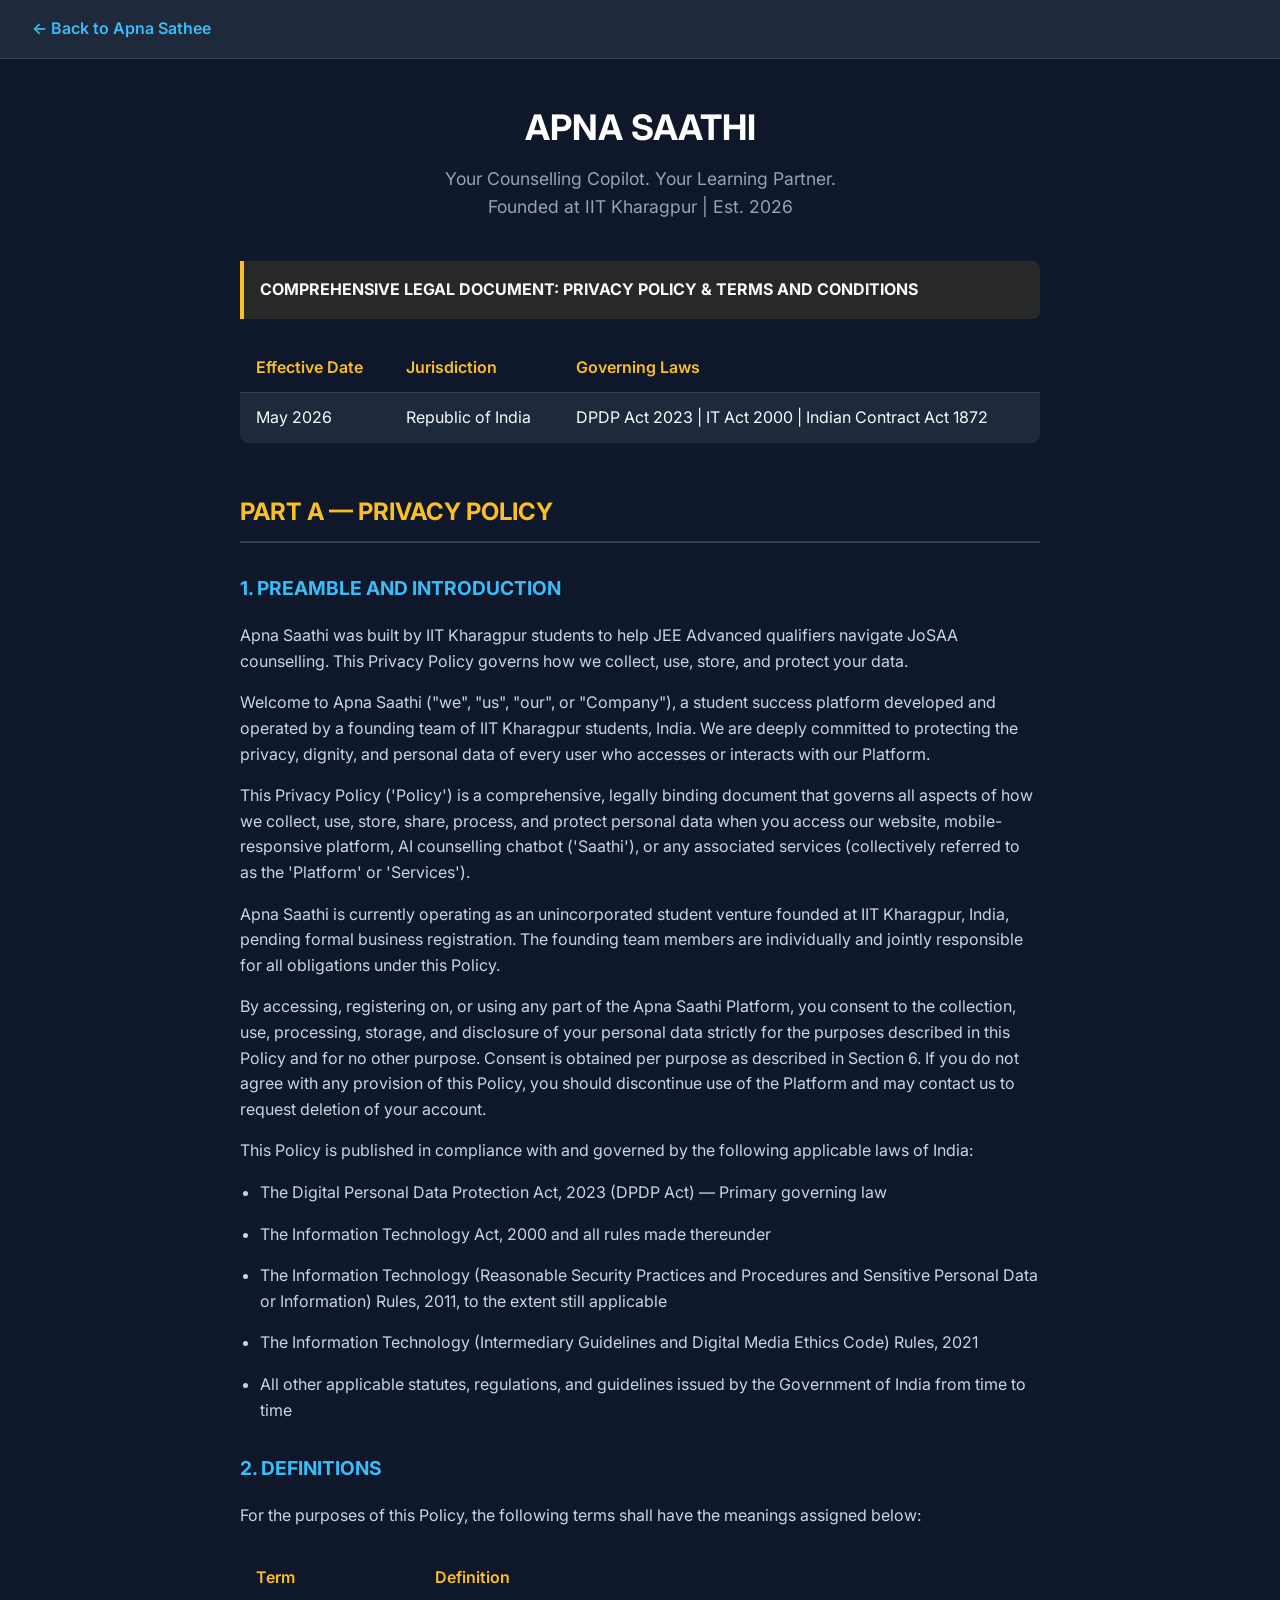
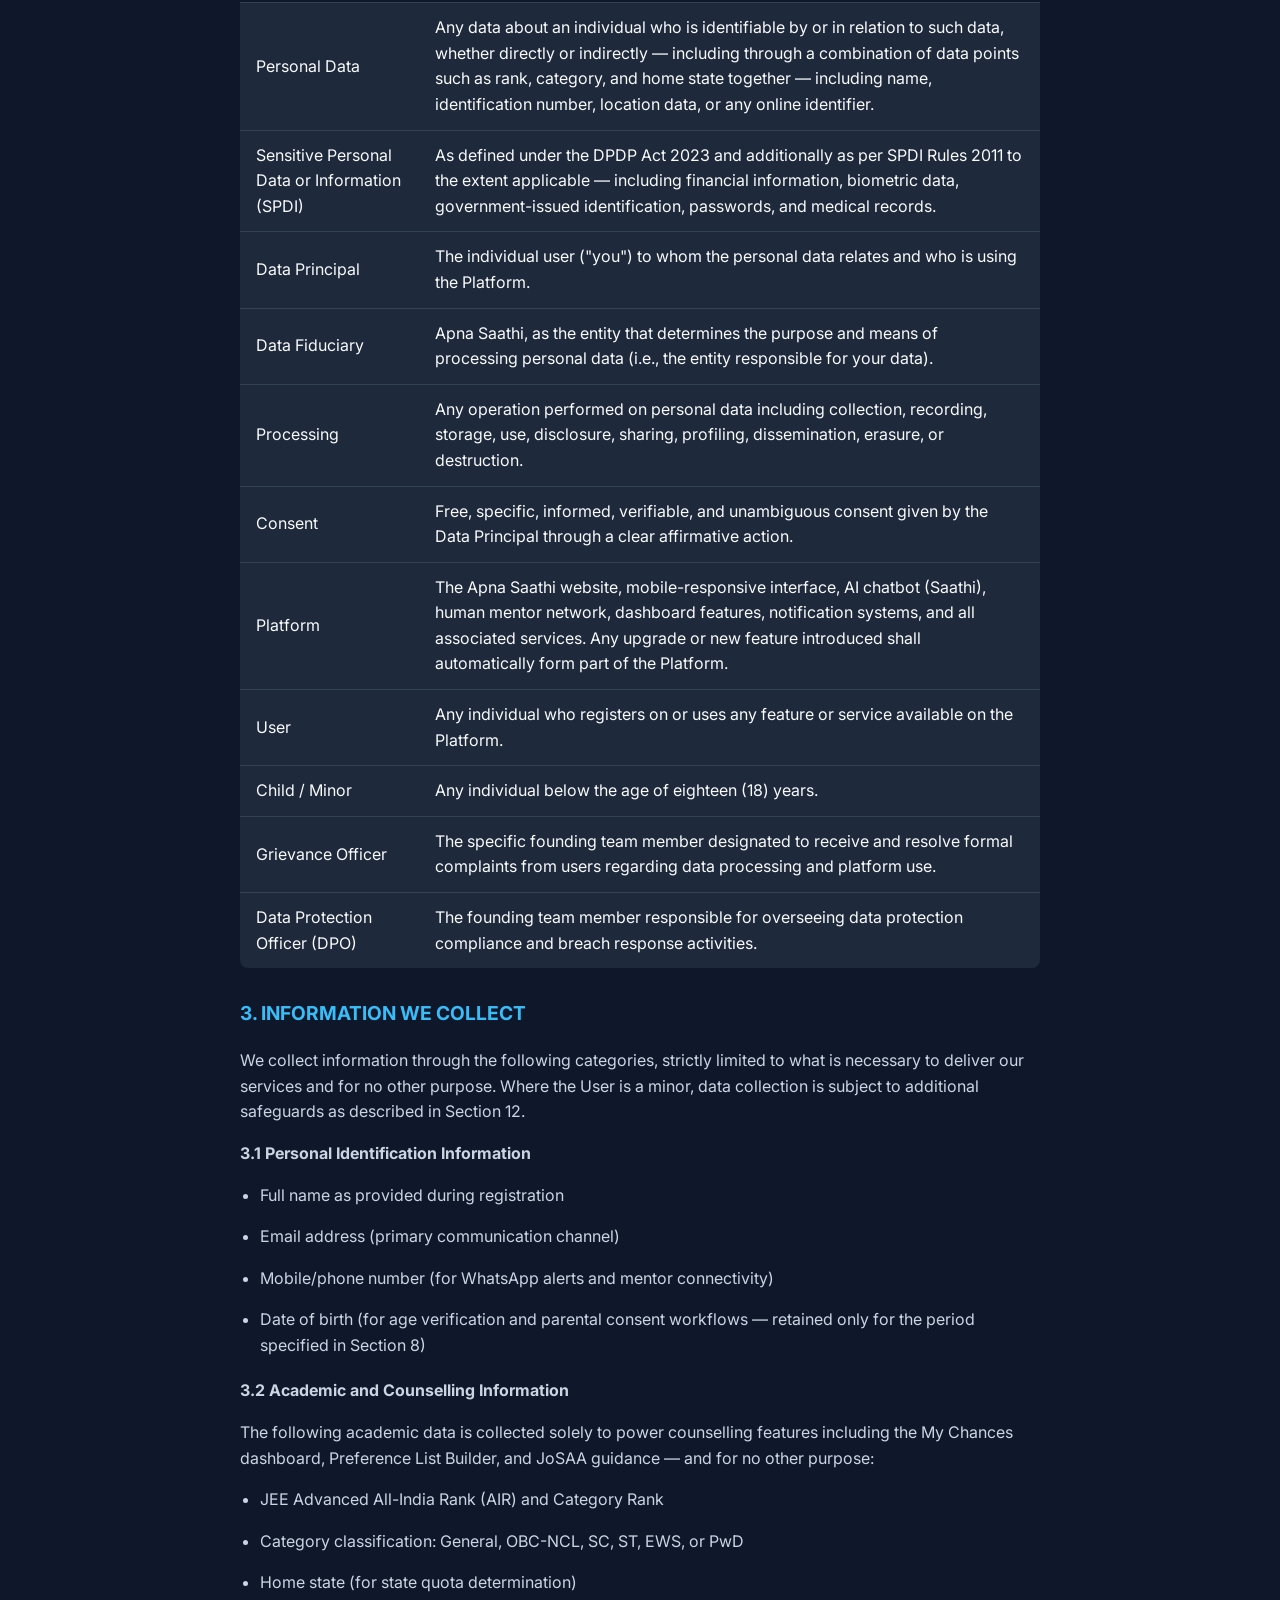
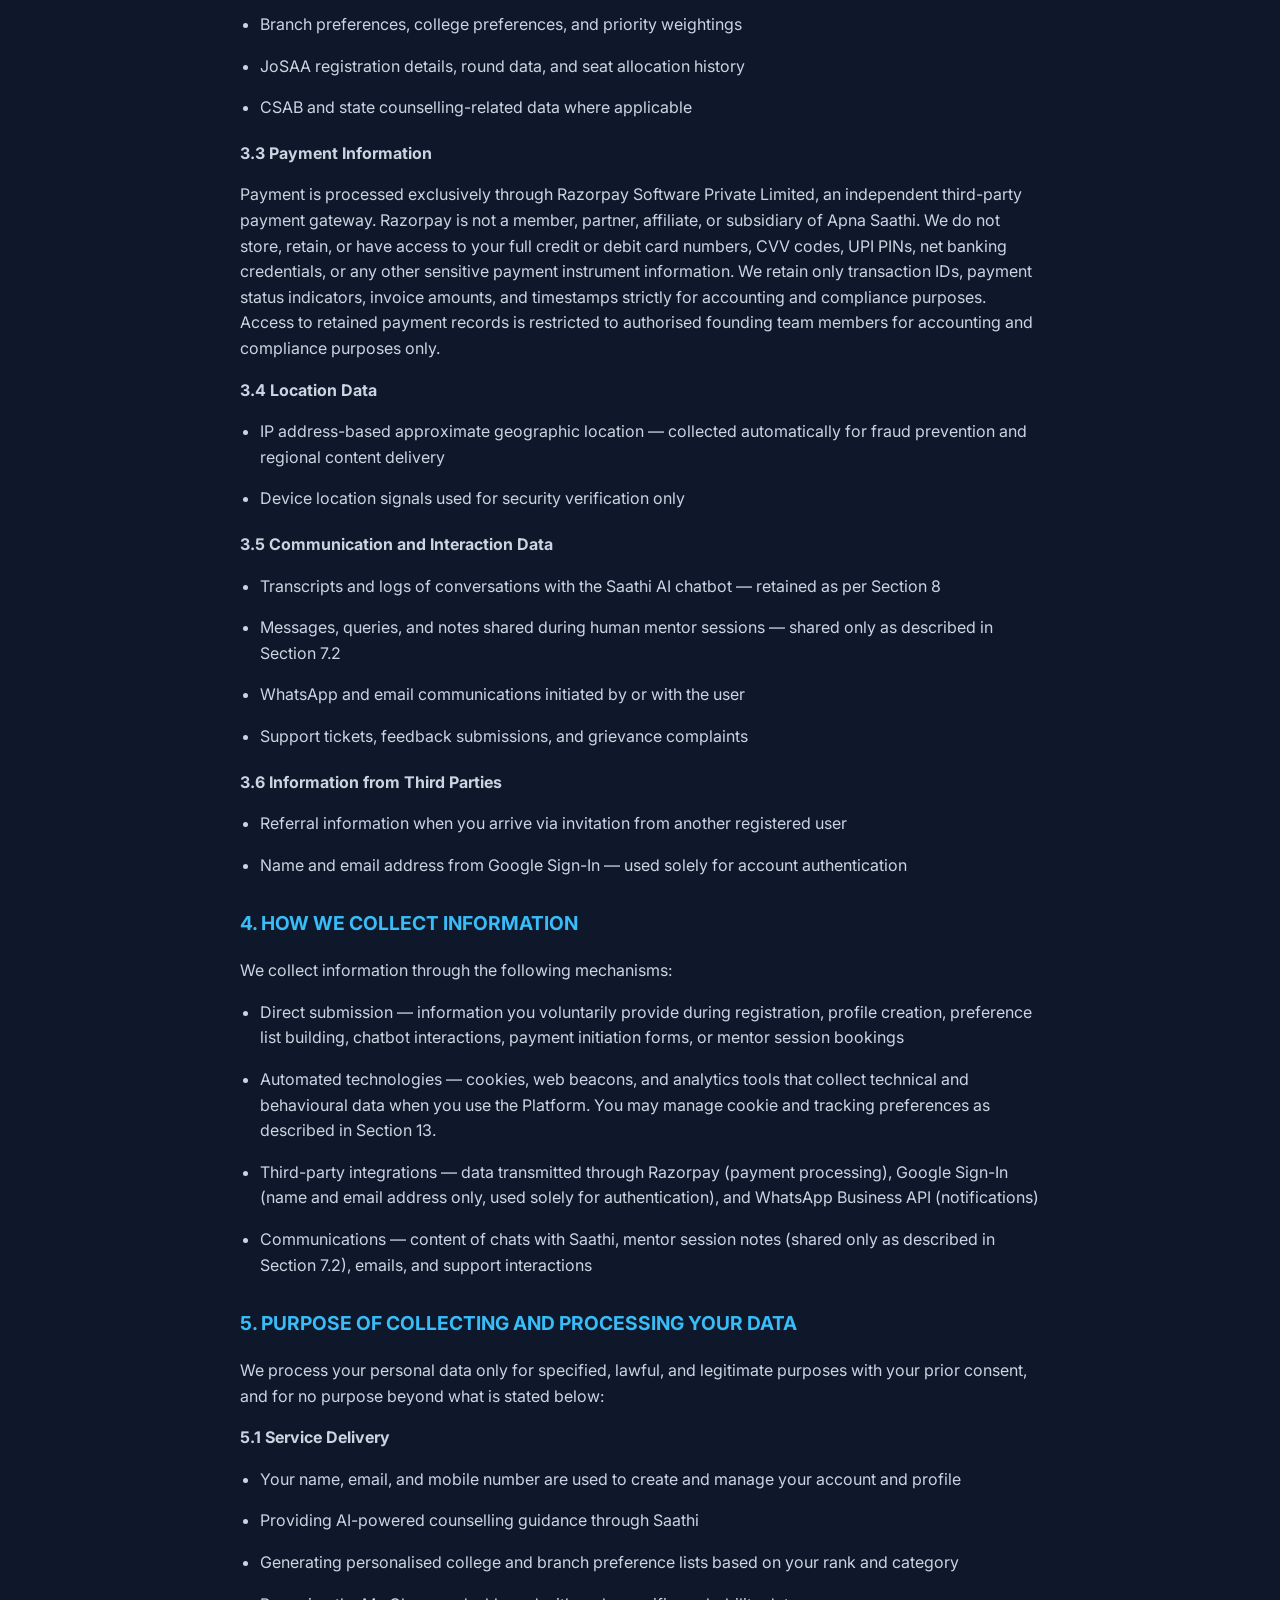
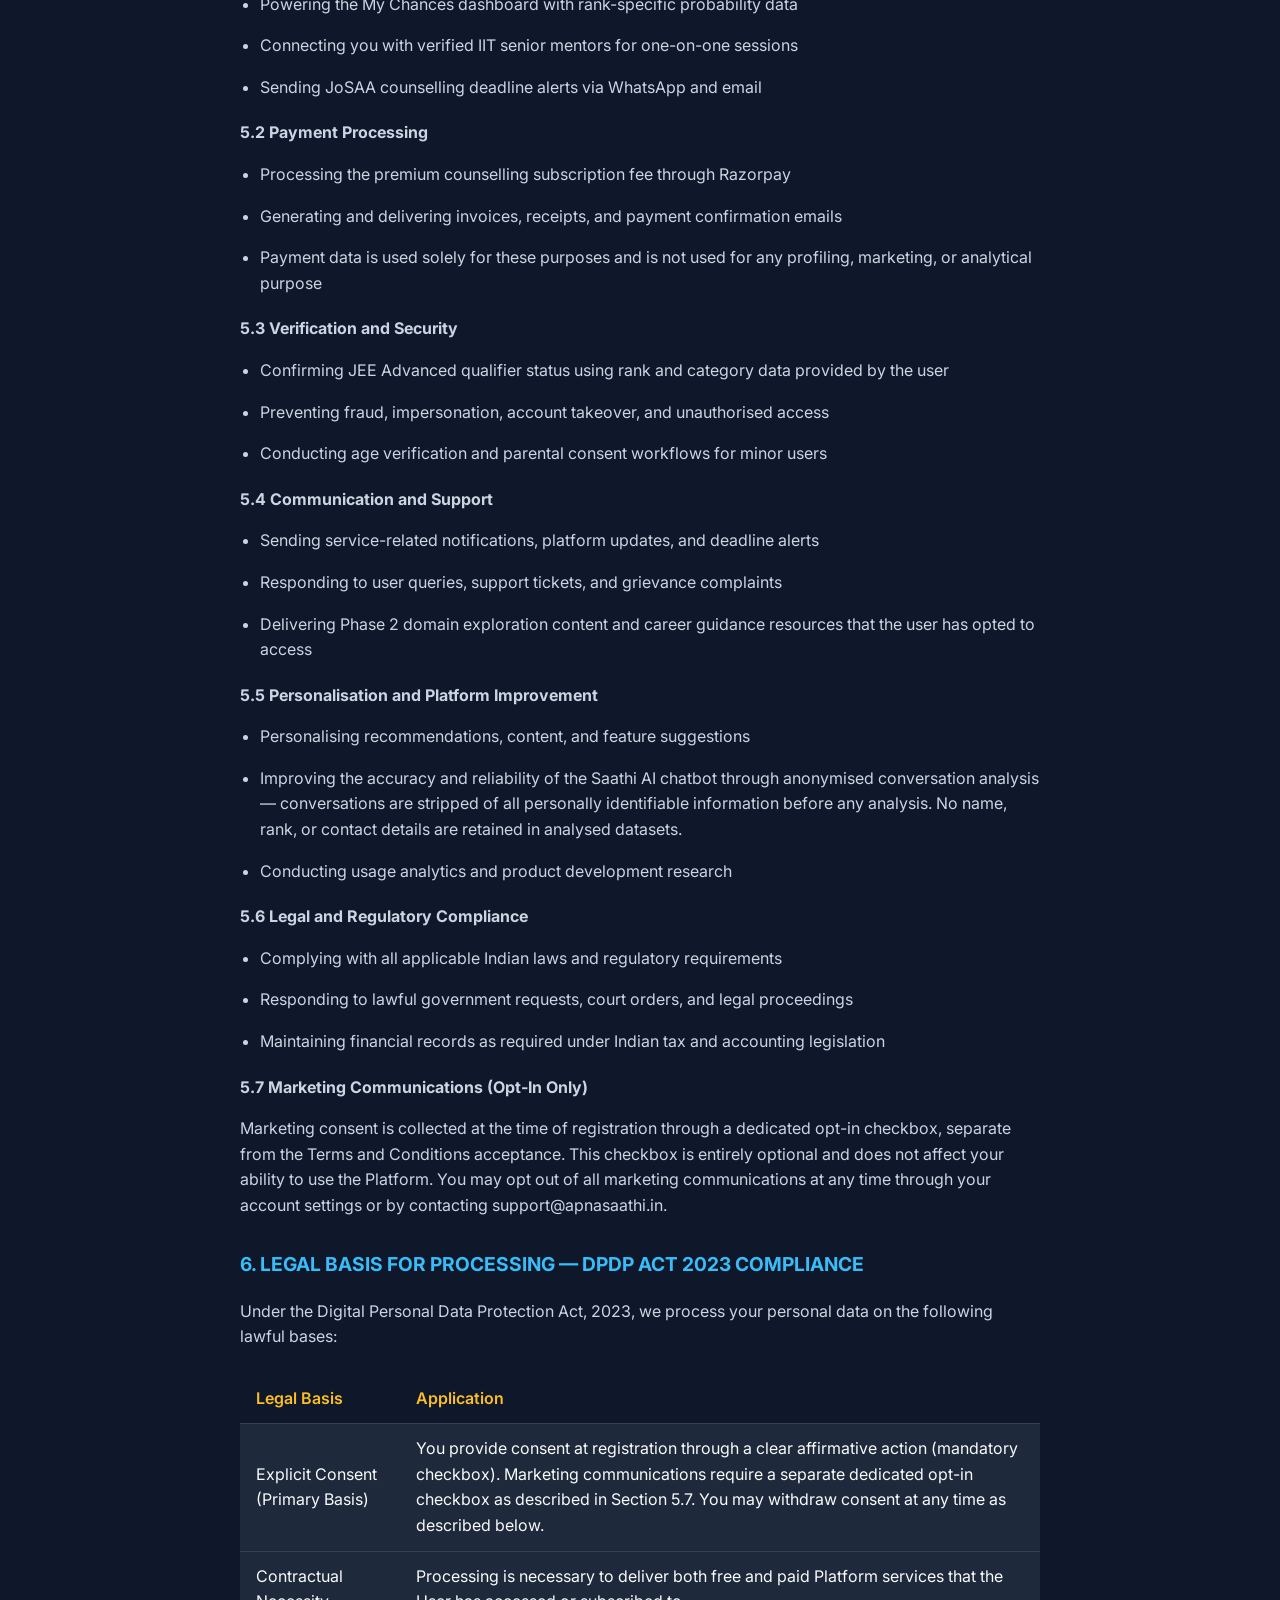
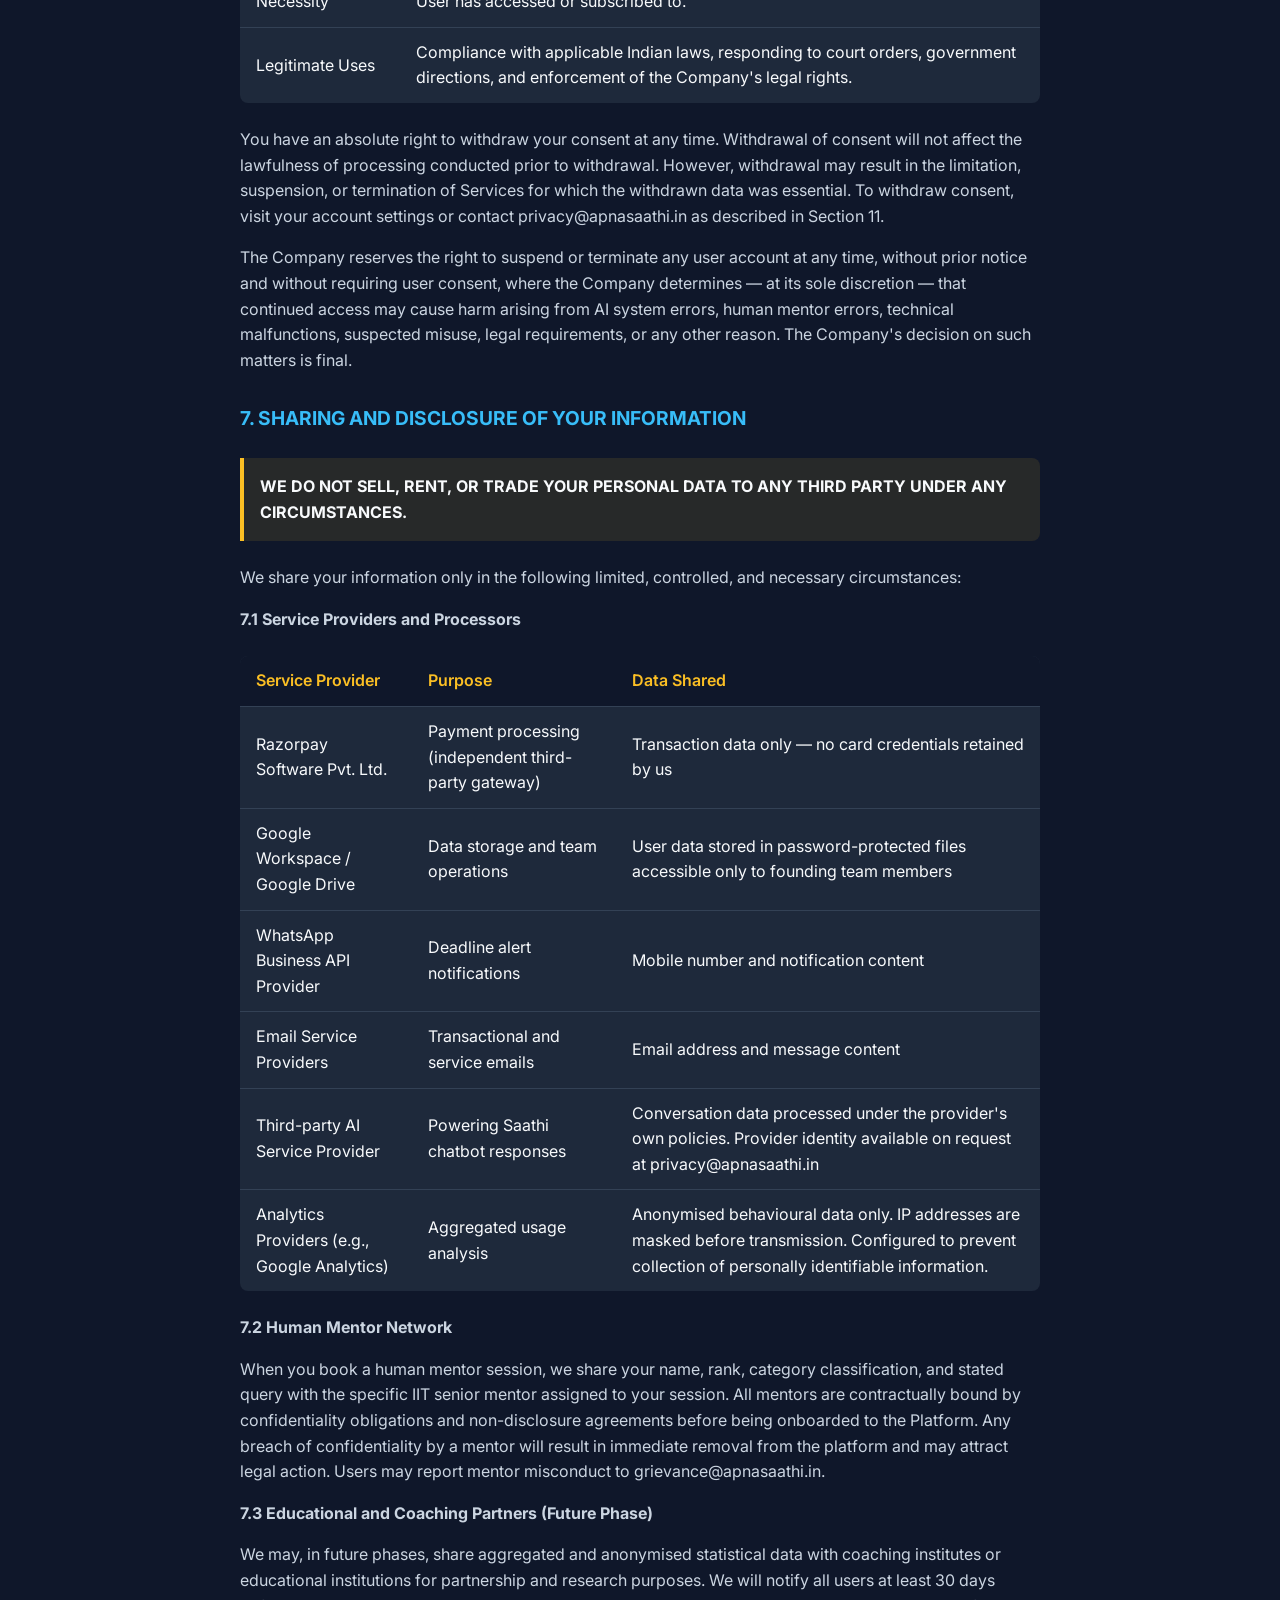
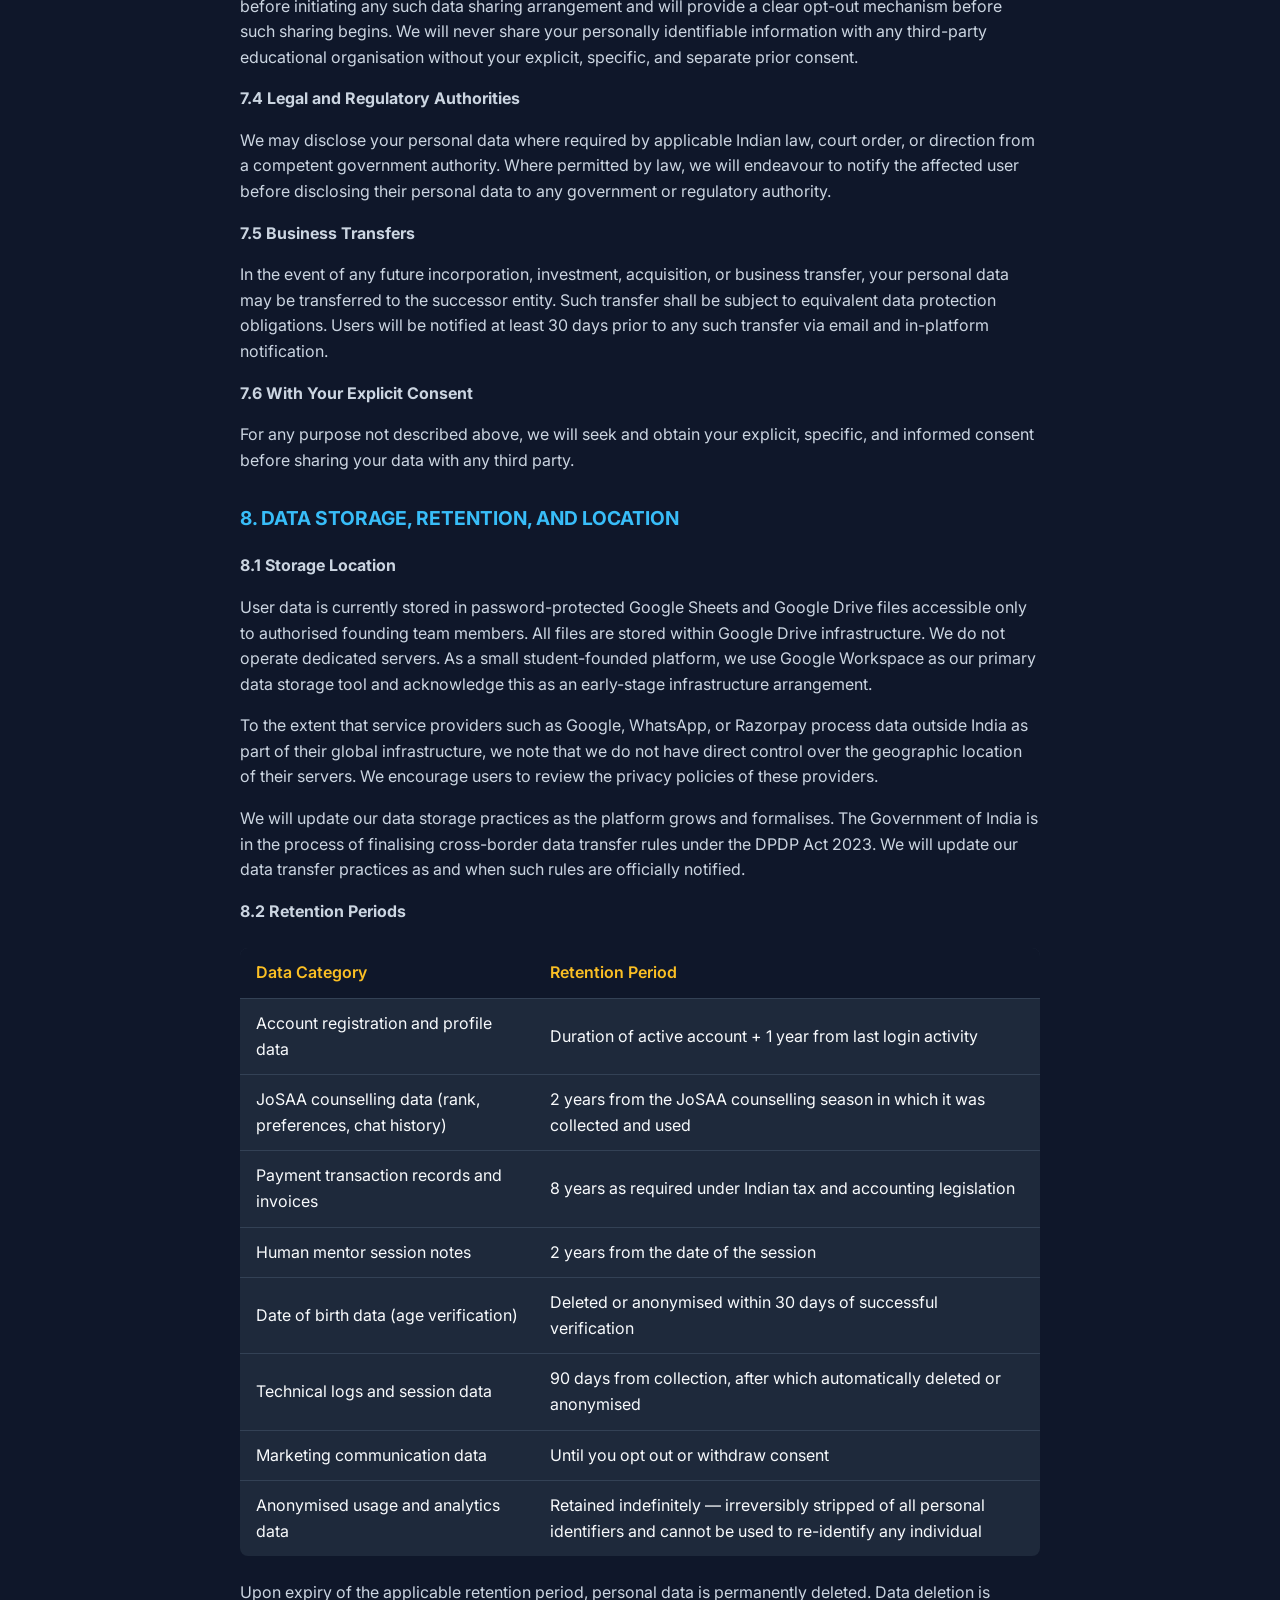
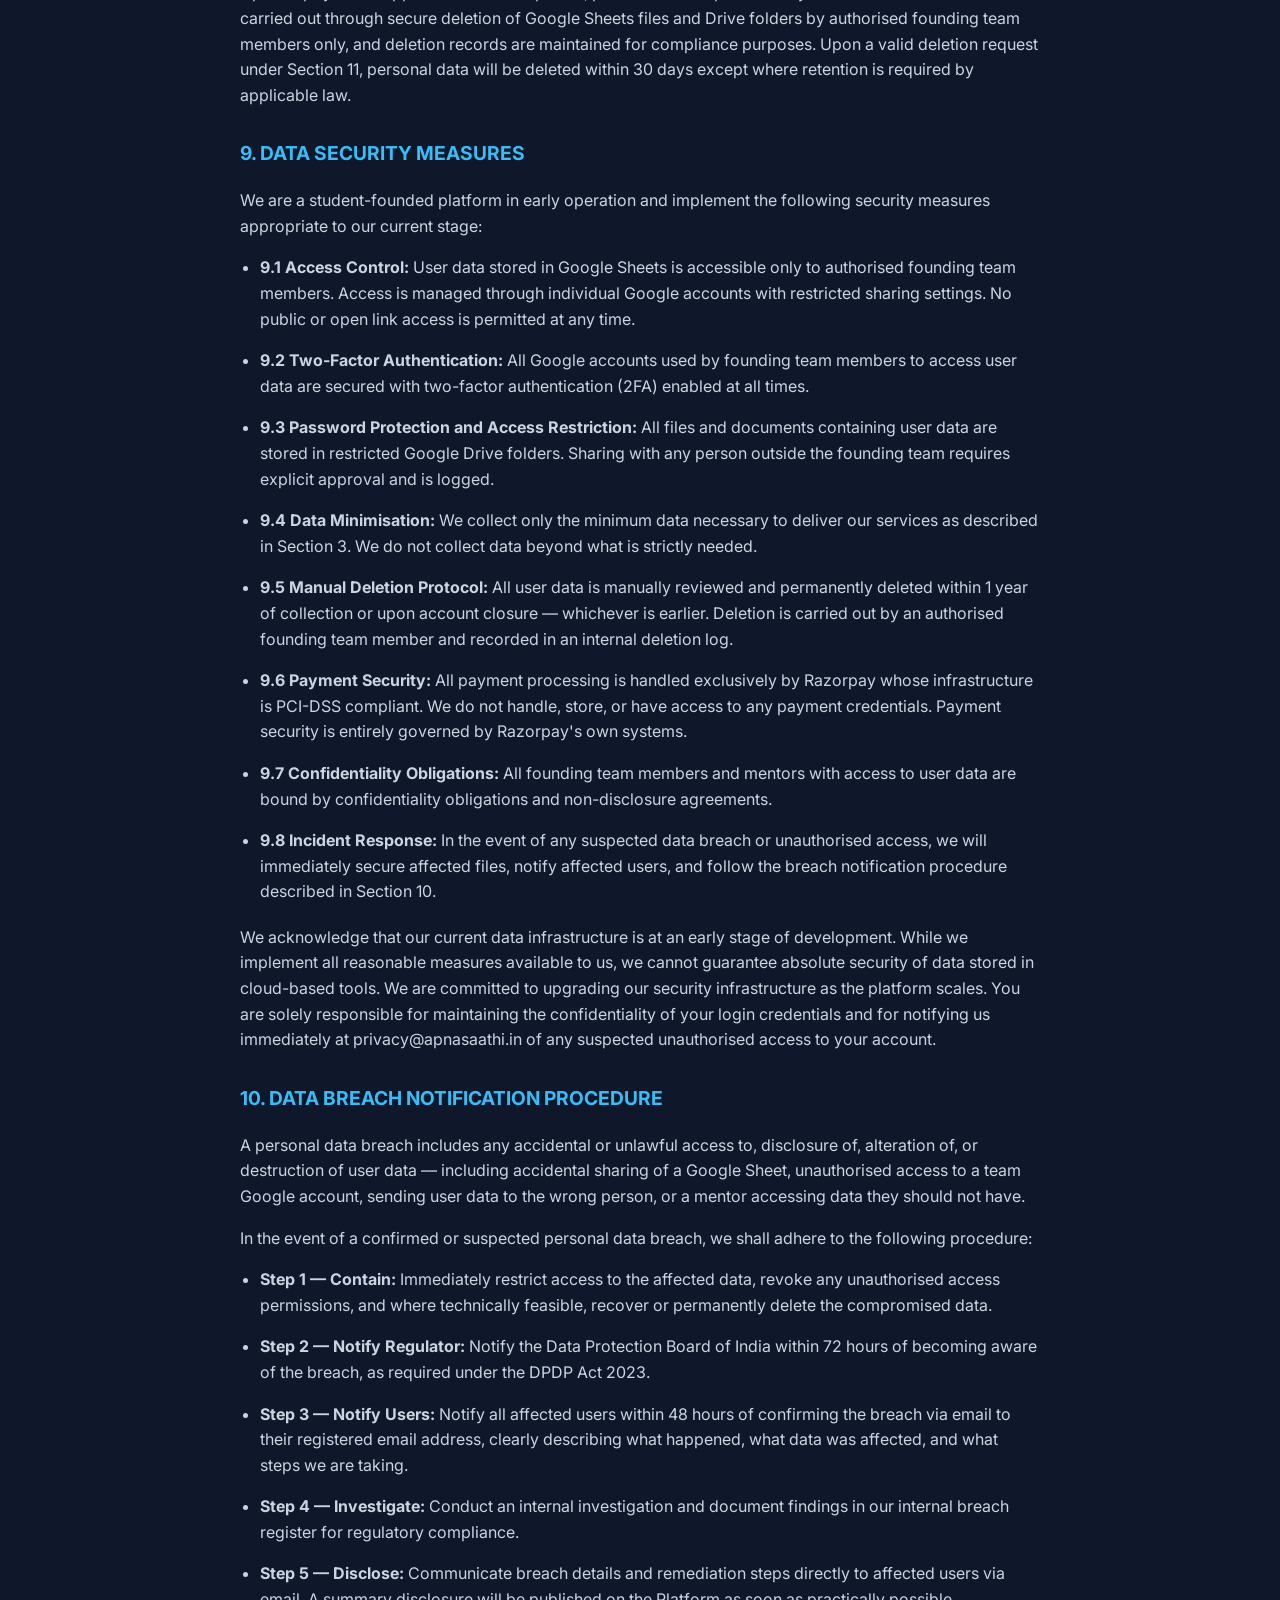
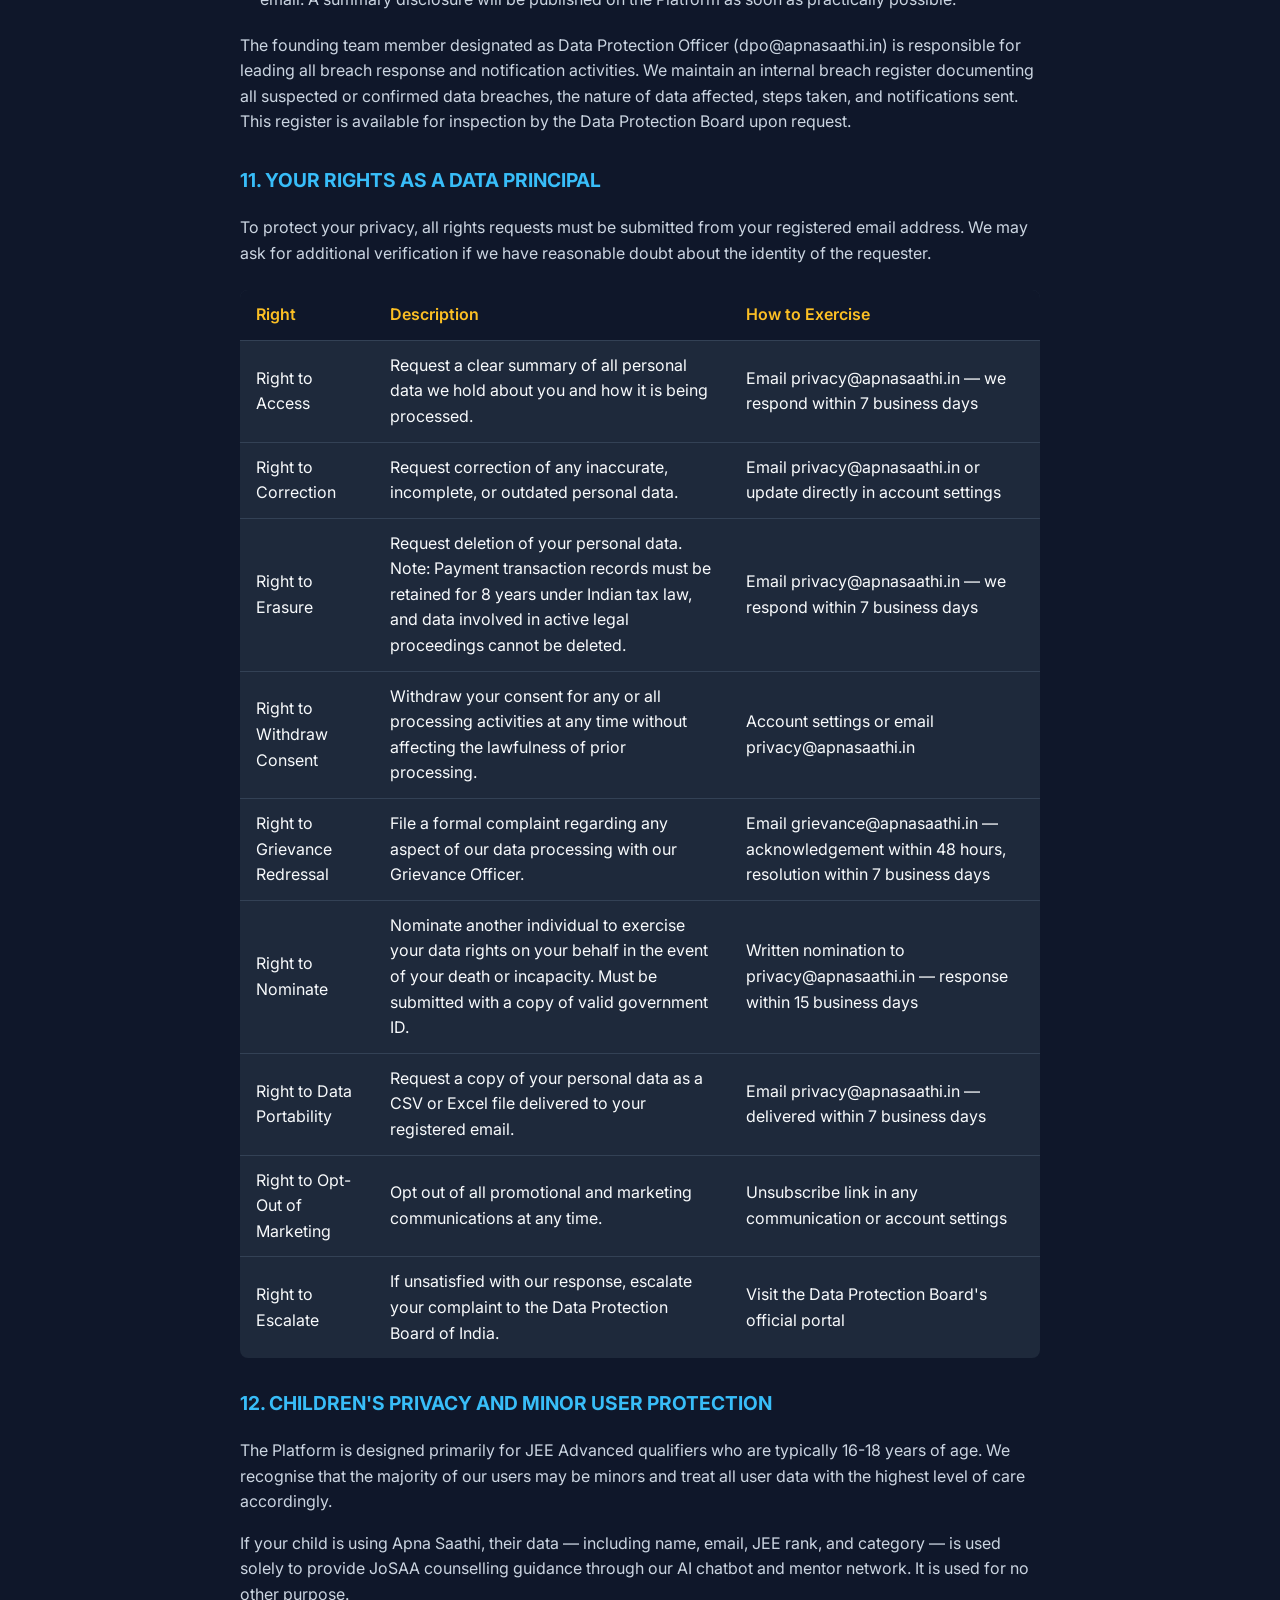
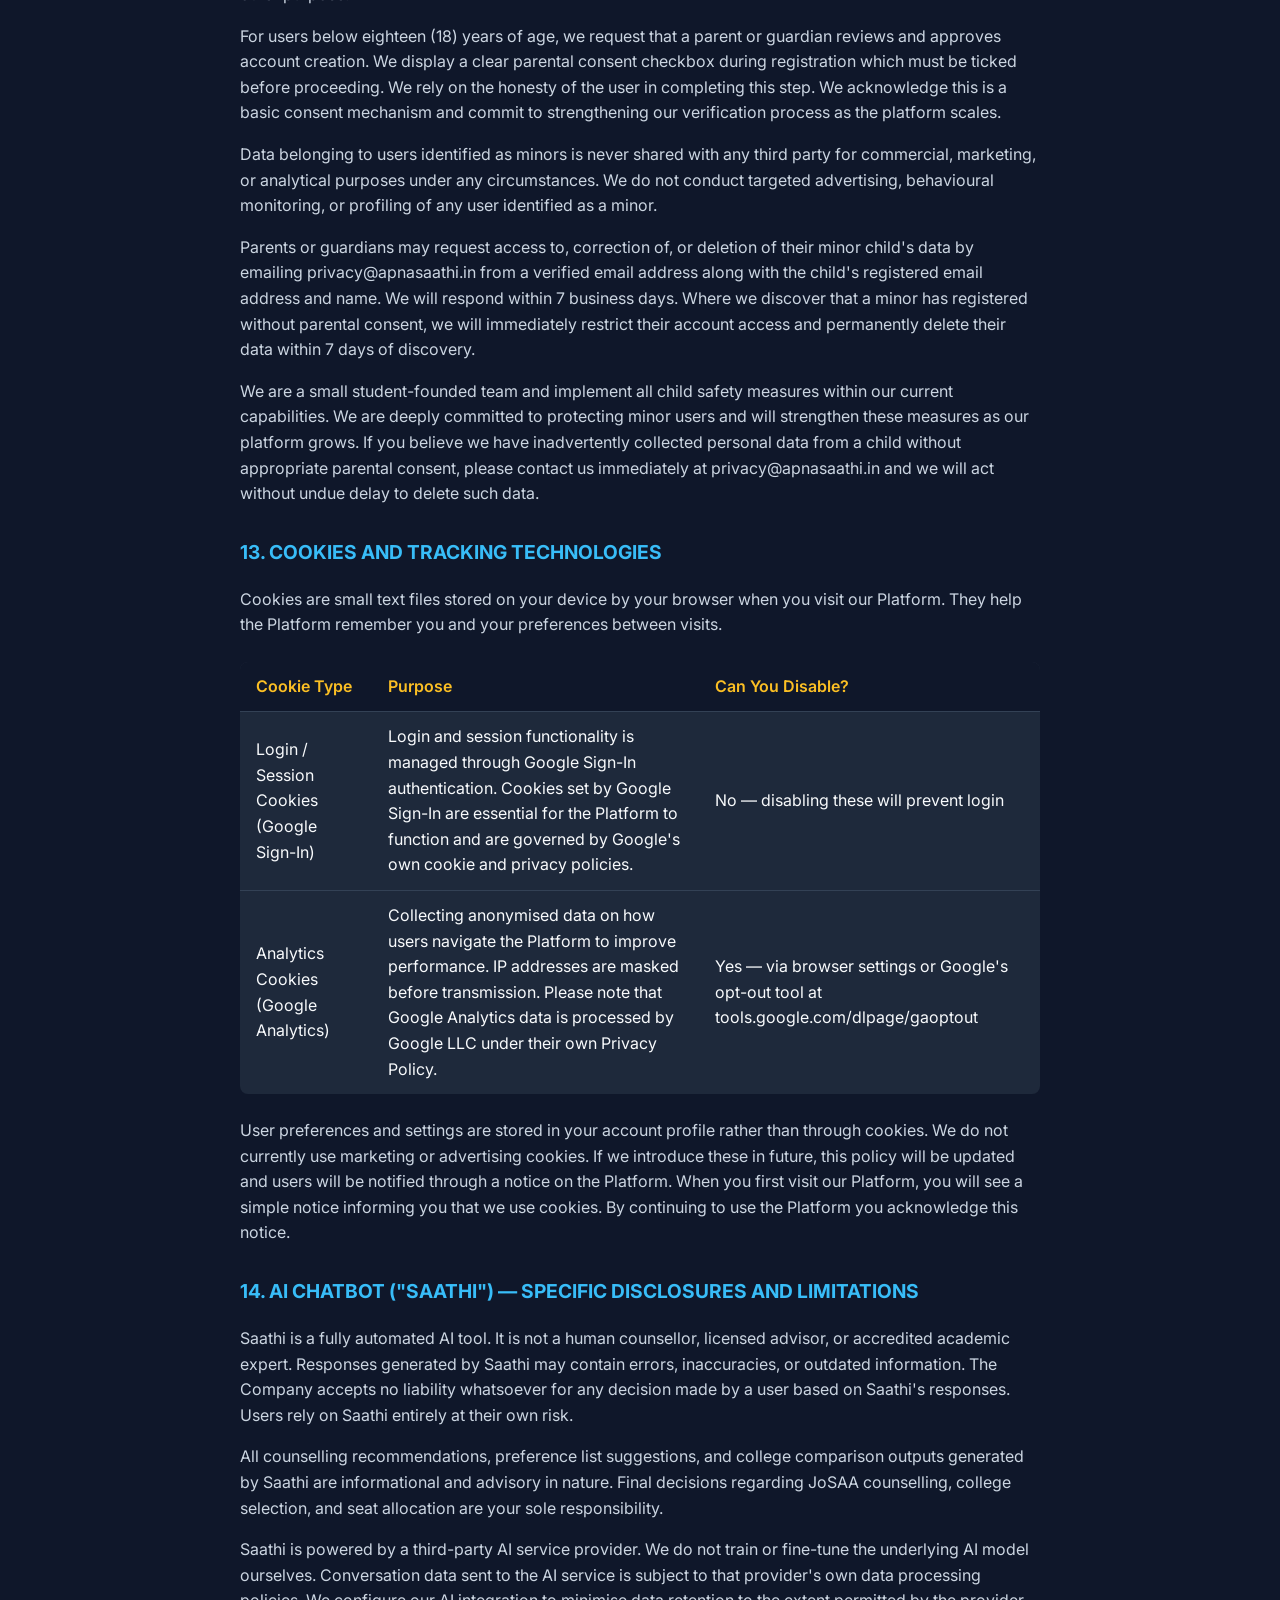
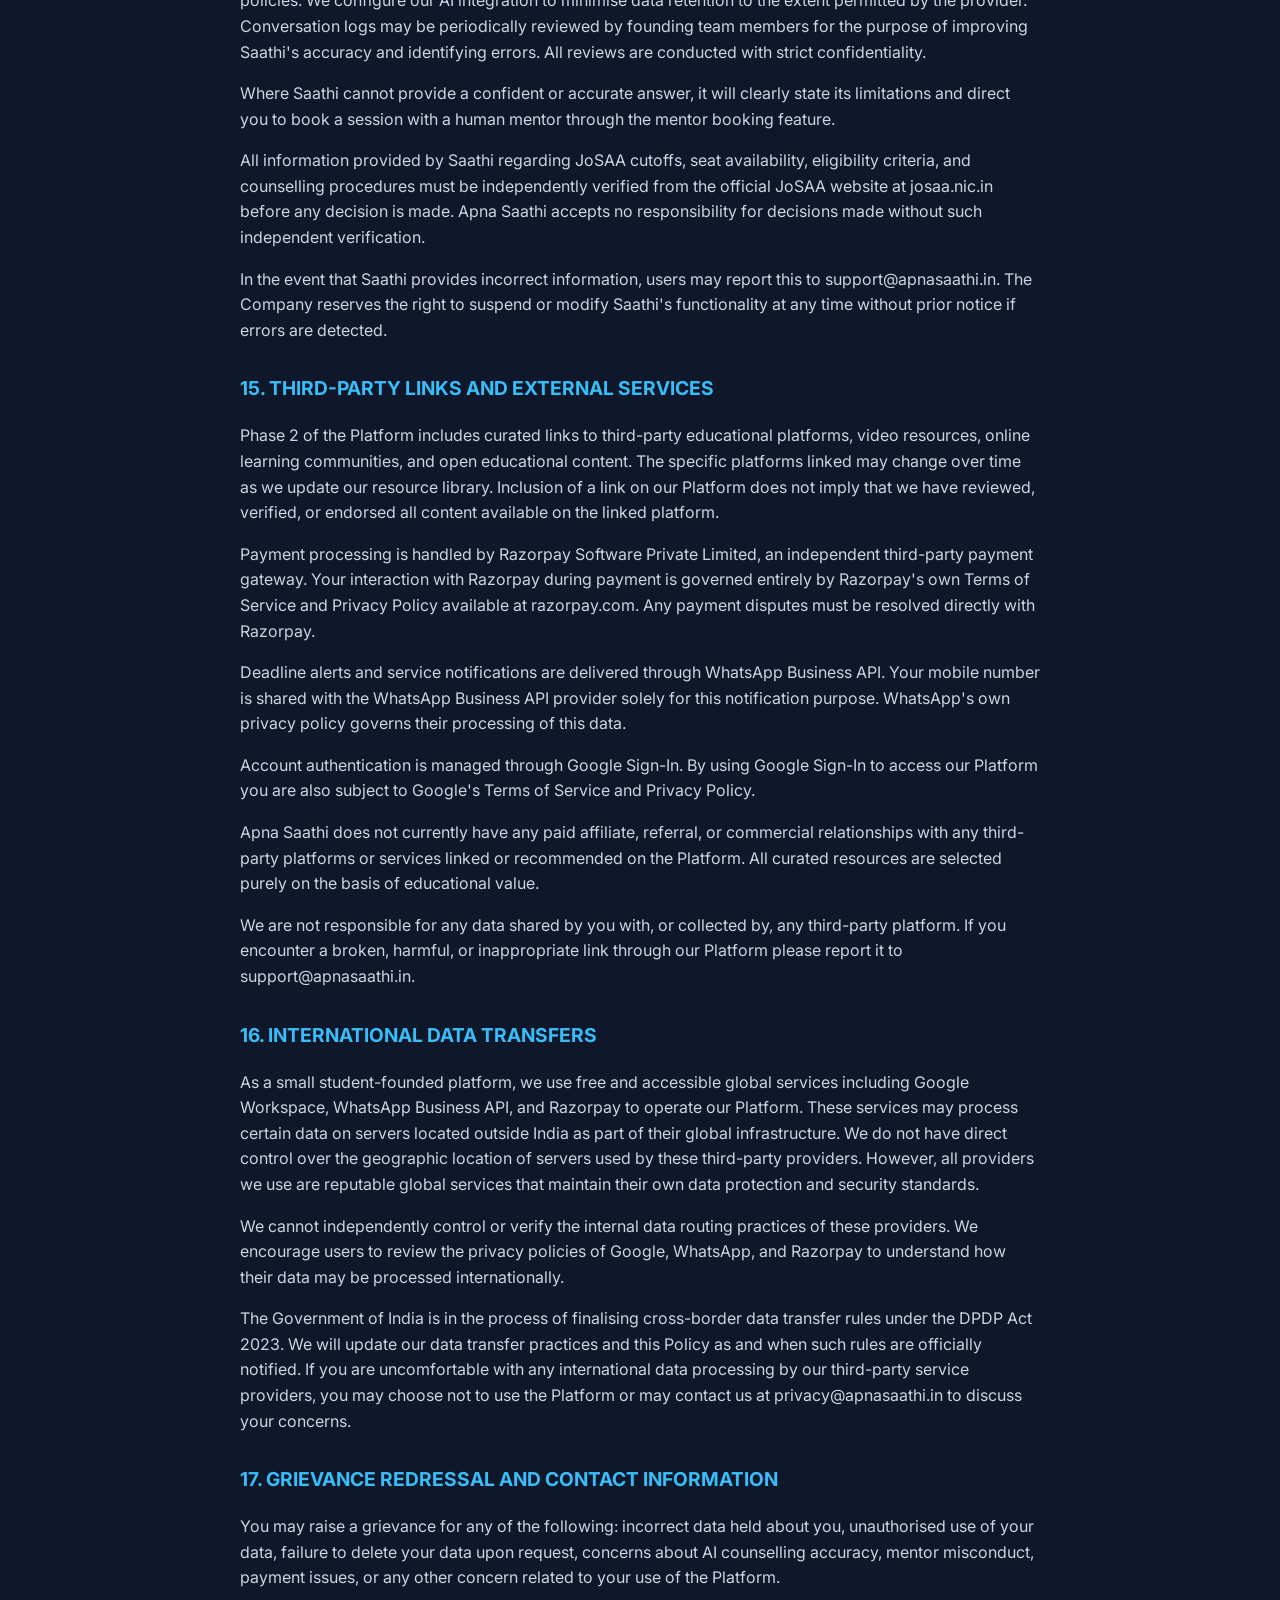
<file: legal.html>
<!DOCTYPE html>
<html lang="en">
<head>
    <meta charset="UTF-8">
    <meta name="viewport" content="width=device-width, initial-scale=1.0">
    <title>Legal | Apna Sathee</title>
    <link href="https://fonts.googleapis.com/css2?family=Inter:wght@400;500;600;700&display=swap" rel="stylesheet">
    <style>
        body {
            font-family: 'Inter', sans-serif;
            background-color: #0f172a; /* Dark slate */
            color: #f8fafc;
            line-height: 1.6;
            margin: 0;
            padding: 0;
        }
        nav {
            background-color: #1e293b;
            padding: 1rem 2rem;
            border-bottom: 1px solid #334155;
            position: sticky;
            top: 0;
            z-index: 100;
        }
        nav a {
            color: #38bdf8;
            text-decoration: none;
            font-weight: 600;
            display: inline-flex;
            align-items: center;
            gap: 8px;
        }
        nav a:hover {
            color: #7dd3fc;
        }
        .container {
            max-width: 800px;
            margin: 40px auto;
            padding: 0 20px 80px 20px;
        }
        h1 {
            font-size: 2.2rem;
            margin-bottom: 10px;
            color: #ffffff;
            text-align: center;
        }
        .subtitle {
            text-align: center;
            color: #94a3b8;
            margin-bottom: 40px;
            font-size: 1.1rem;
        }
        h2 {
            font-size: 1.5rem;
            margin-top: 50px;
            padding-bottom: 10px;
            border-bottom: 2px solid #334155;
            color: #fbbf24; /* Apna Sathee yellow */
        }
        h3 {
            font-size: 1.2rem;
            margin-top: 30px;
            color: #38bdf8; /* Apna Sathee blue */
        }
        p, li {
            color: #cbd5e1;
            margin-bottom: 16px;
        }
        ul {
            margin-bottom: 20px;
            padding-left: 20px;
        }
        table {
            width: 100%;
            border-collapse: collapse;
            margin: 24px 0;
            background-color: #1e293b;
            border-radius: 8px;
            overflow: hidden;
        }
        th, td {
            padding: 12px 16px;
            text-align: left;
            border-bottom: 1px solid #334155;
        }
        th {
            background-color: #0f172a;
            color: #fbbf24;
            font-weight: 600;
        }
        tr:last-child td {
            border-bottom: none;
        }
        .highlight-box {
            background-color: rgba(251, 191, 36, 0.1);
            border-left: 4px solid #fbbf24;
            padding: 16px;
            margin: 24px 0;
            border-radius: 0 8px 8px 0;
        }
    </style>
</head>
<body>

    <nav>
        <a href="/index.html">← Back to Apna Sathee</a>
    </nav>

    <div class="container">
        <h1>APNA SAATHI</h1>
        <div class="subtitle">Your Counselling Copilot. Your Learning Partner.<br>Founded at IIT Kharagpur | Est. 2026</div>

        <div class="highlight-box">
            <strong>COMPREHENSIVE LEGAL DOCUMENT: PRIVACY POLICY & TERMS AND CONDITIONS</strong>
        </div>

        <table>
            <tr>
                <th>Effective Date</th>
                <th>Jurisdiction</th>
                <th>Governing Laws</th>
            </tr>
            <tr>
                <td>May 2026</td>
                <td>Republic of India</td>
                <td>DPDP Act 2023 | IT Act 2000 | Indian Contract Act 1872</td>
            </tr>
        </table>

        <h2>PART A — PRIVACY POLICY</h2>

        <h3>1. PREAMBLE AND INTRODUCTION</h3>
        <p>Apna Saathi was built by IIT Kharagpur students to help JEE Advanced qualifiers navigate JoSAA counselling. This Privacy Policy governs how we collect, use, store, and protect your data.</p>
        <p>Welcome to Apna Saathi ("we", "us", "our", or "Company"), a student success platform developed and operated by a founding team of IIT Kharagpur students, India. We are deeply committed to protecting the privacy, dignity, and personal data of every user who accesses or interacts with our Platform.</p>
        <p>This Privacy Policy ('Policy') is a comprehensive, legally binding document that governs all aspects of how we collect, use, store, share, process, and protect personal data when you access our website, mobile-responsive platform, AI counselling chatbot ('Saathi'), or any associated services (collectively referred to as the 'Platform' or 'Services').</p>
        <p>Apna Saathi is currently operating as an unincorporated student venture founded at IIT Kharagpur, India, pending formal business registration. The founding team members are individually and jointly responsible for all obligations under this Policy.</p>
        <p>By accessing, registering on, or using any part of the Apna Saathi Platform, you consent to the collection, use, processing, storage, and disclosure of your personal data strictly for the purposes described in this Policy and for no other purpose. Consent is obtained per purpose as described in Section 6. If you do not agree with any provision of this Policy, you should discontinue use of the Platform and may contact us to request deletion of your account.</p>
        <p>This Policy is published in compliance with and governed by the following applicable laws of India:</p>
        <ul>
            <li>The Digital Personal Data Protection Act, 2023 (DPDP Act) — Primary governing law</li>
            <li>The Information Technology Act, 2000 and all rules made thereunder</li>
            <li>The Information Technology (Reasonable Security Practices and Procedures and Sensitive Personal Data or Information) Rules, 2011, to the extent still applicable</li>
            <li>The Information Technology (Intermediary Guidelines and Digital Media Ethics Code) Rules, 2021</li>
            <li>All other applicable statutes, regulations, and guidelines issued by the Government of India from time to time</li>
        </ul>

        <h3>2. DEFINITIONS</h3>
        <p>For the purposes of this Policy, the following terms shall have the meanings assigned below:</p>
        <table>
            <tr><th>Term</th><th>Definition</th></tr>
            <tr><td>Personal Data</td><td>Any data about an individual who is identifiable by or in relation to such data, whether directly or indirectly — including through a combination of data points such as rank, category, and home state together — including name, identification number, location data, or any online identifier.</td></tr>
            <tr><td>Sensitive Personal Data or Information (SPDI)</td><td>As defined under the DPDP Act 2023 and additionally as per SPDI Rules 2011 to the extent applicable — including financial information, biometric data, government-issued identification, passwords, and medical records.</td></tr>
            <tr><td>Data Principal</td><td>The individual user ("you") to whom the personal data relates and who is using the Platform.</td></tr>
            <tr><td>Data Fiduciary</td><td>Apna Saathi, as the entity that determines the purpose and means of processing personal data (i.e., the entity responsible for your data).</td></tr>
            <tr><td>Processing</td><td>Any operation performed on personal data including collection, recording, storage, use, disclosure, sharing, profiling, dissemination, erasure, or destruction.</td></tr>
            <tr><td>Consent</td><td>Free, specific, informed, verifiable, and unambiguous consent given by the Data Principal through a clear affirmative action.</td></tr>
            <tr><td>Platform</td><td>The Apna Saathi website, mobile-responsive interface, AI chatbot (Saathi), human mentor network, dashboard features, notification systems, and all associated services. Any upgrade or new feature introduced shall automatically form part of the Platform.</td></tr>
            <tr><td>User</td><td>Any individual who registers on or uses any feature or service available on the Platform.</td></tr>
            <tr><td>Child / Minor</td><td>Any individual below the age of eighteen (18) years.</td></tr>
            <tr><td>Grievance Officer</td><td>The specific founding team member designated to receive and resolve formal complaints from users regarding data processing and platform use.</td></tr>
            <tr><td>Data Protection Officer (DPO)</td><td>The founding team member responsible for overseeing data protection compliance and breach response activities.</td></tr>
        </table>

        <h3>3. INFORMATION WE COLLECT</h3>
        <p>We collect information through the following categories, strictly limited to what is necessary to deliver our services and for no other purpose. Where the User is a minor, data collection is subject to additional safeguards as described in Section 12.</p>
        
        <p><strong>3.1 Personal Identification Information</strong></p>
        <ul>
            <li>Full name as provided during registration</li>
            <li>Email address (primary communication channel)</li>
            <li>Mobile/phone number (for WhatsApp alerts and mentor connectivity)</li>
            <li>Date of birth (for age verification and parental consent workflows — retained only for the period specified in Section 8)</li>
        </ul>

        <p><strong>3.2 Academic and Counselling Information</strong></p>
        <p>The following academic data is collected solely to power counselling features including the My Chances dashboard, Preference List Builder, and JoSAA guidance — and for no other purpose:</p>
        <ul>
            <li>JEE Advanced All-India Rank (AIR) and Category Rank</li>
            <li>Category classification: General, OBC-NCL, SC, ST, EWS, or PwD</li>
            <li>Home state (for state quota determination)</li>
            <li>Branch preferences, college preferences, and priority weightings</li>
            <li>JoSAA registration details, round data, and seat allocation history</li>
            <li>CSAB and state counselling-related data where applicable</li>
        </ul>

        <p><strong>3.3 Payment Information</strong></p>
        <p>Payment is processed exclusively through Razorpay Software Private Limited, an independent third-party payment gateway. Razorpay is not a member, partner, affiliate, or subsidiary of Apna Saathi. We do not store, retain, or have access to your full credit or debit card numbers, CVV codes, UPI PINs, net banking credentials, or any other sensitive payment instrument information. We retain only transaction IDs, payment status indicators, invoice amounts, and timestamps strictly for accounting and compliance purposes. Access to retained payment records is restricted to authorised founding team members for accounting and compliance purposes only.</p>

        <p><strong>3.4 Location Data</strong></p>
        <ul>
            <li>IP address-based approximate geographic location — collected automatically for fraud prevention and regional content delivery</li>
            <li>Device location signals used for security verification only</li>
        </ul>

        <p><strong>3.5 Communication and Interaction Data</strong></p>
        <ul>
            <li>Transcripts and logs of conversations with the Saathi AI chatbot — retained as per Section 8</li>
            <li>Messages, queries, and notes shared during human mentor sessions — shared only as described in Section 7.2</li>
            <li>WhatsApp and email communications initiated by or with the user</li>
            <li>Support tickets, feedback submissions, and grievance complaints</li>
        </ul>

        <p><strong>3.6 Information from Third Parties</strong></p>
        <ul>
            <li>Referral information when you arrive via invitation from another registered user</li>
            <li>Name and email address from Google Sign-In — used solely for account authentication</li>
        </ul>

        <h3>4. HOW WE COLLECT INFORMATION</h3>
        <p>We collect information through the following mechanisms:</p>
        <ul>
            <li>Direct submission — information you voluntarily provide during registration, profile creation, preference list building, chatbot interactions, payment initiation forms, or mentor session bookings</li>
            <li>Automated technologies — cookies, web beacons, and analytics tools that collect technical and behavioural data when you use the Platform. You may manage cookie and tracking preferences as described in Section 13.</li>
            <li>Third-party integrations — data transmitted through Razorpay (payment processing), Google Sign-In (name and email address only, used solely for authentication), and WhatsApp Business API (notifications)</li>
            <li>Communications — content of chats with Saathi, mentor session notes (shared only as described in Section 7.2), emails, and support interactions</li>
        </ul>

        <h3>5. PURPOSE OF COLLECTING AND PROCESSING YOUR DATA</h3>
        <p>We process your personal data only for specified, lawful, and legitimate purposes with your prior consent, and for no purpose beyond what is stated below:</p>

        <p><strong>5.1 Service Delivery</strong></p>
        <ul>
            <li>Your name, email, and mobile number are used to create and manage your account and profile</li>
            <li>Providing AI-powered counselling guidance through Saathi</li>
            <li>Generating personalised college and branch preference lists based on your rank and category</li>
            <li>Powering the My Chances dashboard with rank-specific probability data</li>
            <li>Connecting you with verified IIT senior mentors for one-on-one sessions</li>
            <li>Sending JoSAA counselling deadline alerts via WhatsApp and email</li>
        </ul>

        <p><strong>5.2 Payment Processing</strong></p>
        <ul>
            <li>Processing the premium counselling subscription fee through Razorpay</li>
            <li>Generating and delivering invoices, receipts, and payment confirmation emails</li>
            <li>Payment data is used solely for these purposes and is not used for any profiling, marketing, or analytical purpose</li>
        </ul>

        <p><strong>5.3 Verification and Security</strong></p>
        <ul>
            <li>Confirming JEE Advanced qualifier status using rank and category data provided by the user</li>
            <li>Preventing fraud, impersonation, account takeover, and unauthorised access</li>
            <li>Conducting age verification and parental consent workflows for minor users</li>
        </ul>

        <p><strong>5.4 Communication and Support</strong></p>
        <ul>
            <li>Sending service-related notifications, platform updates, and deadline alerts</li>
            <li>Responding to user queries, support tickets, and grievance complaints</li>
            <li>Delivering Phase 2 domain exploration content and career guidance resources that the user has opted to access</li>
        </ul>

        <p><strong>5.5 Personalisation and Platform Improvement</strong></p>
        <ul>
            <li>Personalising recommendations, content, and feature suggestions</li>
            <li>Improving the accuracy and reliability of the Saathi AI chatbot through anonymised conversation analysis — conversations are stripped of all personally identifiable information before any analysis. No name, rank, or contact details are retained in analysed datasets.</li>
            <li>Conducting usage analytics and product development research</li>
        </ul>

        <p><strong>5.6 Legal and Regulatory Compliance</strong></p>
        <ul>
            <li>Complying with all applicable Indian laws and regulatory requirements</li>
            <li>Responding to lawful government requests, court orders, and legal proceedings</li>
            <li>Maintaining financial records as required under Indian tax and accounting legislation</li>
        </ul>

        <p><strong>5.7 Marketing Communications (Opt-In Only)</strong></p>
        <p>Marketing consent is collected at the time of registration through a dedicated opt-in checkbox, separate from the Terms and Conditions acceptance. This checkbox is entirely optional and does not affect your ability to use the Platform. You may opt out of all marketing communications at any time through your account settings or by contacting support@apnasaathi.in.</p>

        <h3>6. LEGAL BASIS FOR PROCESSING — DPDP ACT 2023 COMPLIANCE</h3>
        <p>Under the Digital Personal Data Protection Act, 2023, we process your personal data on the following lawful bases:</p>
        <table>
            <tr><th>Legal Basis</th><th>Application</th></tr>
            <tr><td>Explicit Consent (Primary Basis)</td><td>You provide consent at registration through a clear affirmative action (mandatory checkbox). Marketing communications require a separate dedicated opt-in checkbox as described in Section 5.7. You may withdraw consent at any time as described below.</td></tr>
            <tr><td>Contractual Necessity</td><td>Processing is necessary to deliver both free and paid Platform services that the User has accessed or subscribed to.</td></tr>
            <tr><td>Legitimate Uses</td><td>Compliance with applicable Indian laws, responding to court orders, government directions, and enforcement of the Company's legal rights.</td></tr>
        </table>
        <p>You have an absolute right to withdraw your consent at any time. Withdrawal of consent will not affect the lawfulness of processing conducted prior to withdrawal. However, withdrawal may result in the limitation, suspension, or termination of Services for which the withdrawn data was essential. To withdraw consent, visit your account settings or contact privacy@apnasaathi.in as described in Section 11.</p>
        <p>The Company reserves the right to suspend or terminate any user account at any time, without prior notice and without requiring user consent, where the Company determines — at its sole discretion — that continued access may cause harm arising from AI system errors, human mentor errors, technical malfunctions, suspected misuse, legal requirements, or any other reason. The Company's decision on such matters is final.</p>

        <h3>7. SHARING AND DISCLOSURE OF YOUR INFORMATION</h3>
        <div class="highlight-box">
            <strong>WE DO NOT SELL, RENT, OR TRADE YOUR PERSONAL DATA TO ANY THIRD PARTY UNDER ANY CIRCUMSTANCES.</strong>
        </div>
        <p>We share your information only in the following limited, controlled, and necessary circumstances:</p>

        <p><strong>7.1 Service Providers and Processors</strong></p>
        <table>
            <tr><th>Service Provider</th><th>Purpose</th><th>Data Shared</th></tr>
            <tr><td>Razorpay Software Pvt. Ltd.</td><td>Payment processing (independent third-party gateway)</td><td>Transaction data only — no card credentials retained by us</td></tr>
            <tr><td>Google Workspace / Google Drive</td><td>Data storage and team operations</td><td>User data stored in password-protected files accessible only to founding team members</td></tr>
            <tr><td>WhatsApp Business API Provider</td><td>Deadline alert notifications</td><td>Mobile number and notification content</td></tr>
            <tr><td>Email Service Providers</td><td>Transactional and service emails</td><td>Email address and message content</td></tr>
            <tr><td>Third-party AI Service Provider</td><td>Powering Saathi chatbot responses</td><td>Conversation data processed under the provider's own policies. Provider identity available on request at privacy@apnasaathi.in</td></tr>
            <tr><td>Analytics Providers (e.g., Google Analytics)</td><td>Aggregated usage analysis</td><td>Anonymised behavioural data only. IP addresses are masked before transmission. Configured to prevent collection of personally identifiable information.</td></tr>
        </table>

        <p><strong>7.2 Human Mentor Network</strong></p>
        <p>When you book a human mentor session, we share your name, rank, category classification, and stated query with the specific IIT senior mentor assigned to your session. All mentors are contractually bound by confidentiality obligations and non-disclosure agreements before being onboarded to the Platform. Any breach of confidentiality by a mentor will result in immediate removal from the platform and may attract legal action. Users may report mentor misconduct to grievance@apnasaathi.in.</p>

        <p><strong>7.3 Educational and Coaching Partners (Future Phase)</strong></p>
        <p>We may, in future phases, share aggregated and anonymised statistical data with coaching institutes or educational institutions for partnership and research purposes. We will notify all users at least 30 days before initiating any such data sharing arrangement and will provide a clear opt-out mechanism before such sharing begins. We will never share your personally identifiable information with any third-party educational organisation without your explicit, specific, and separate prior consent.</p>

        <p><strong>7.4 Legal and Regulatory Authorities</strong></p>
        <p>We may disclose your personal data where required by applicable Indian law, court order, or direction from a competent government authority. Where permitted by law, we will endeavour to notify the affected user before disclosing their personal data to any government or regulatory authority.</p>

        <p><strong>7.5 Business Transfers</strong></p>
        <p>In the event of any future incorporation, investment, acquisition, or business transfer, your personal data may be transferred to the successor entity. Such transfer shall be subject to equivalent data protection obligations. Users will be notified at least 30 days prior to any such transfer via email and in-platform notification.</p>

        <p><strong>7.6 With Your Explicit Consent</strong></p>
        <p>For any purpose not described above, we will seek and obtain your explicit, specific, and informed consent before sharing your data with any third party.</p>

        <h3>8. DATA STORAGE, RETENTION, AND LOCATION</h3>
        <p><strong>8.1 Storage Location</strong></p>
        <p>User data is currently stored in password-protected Google Sheets and Google Drive files accessible only to authorised founding team members. All files are stored within Google Drive infrastructure. We do not operate dedicated servers. As a small student-founded platform, we use Google Workspace as our primary data storage tool and acknowledge this as an early-stage infrastructure arrangement.</p>
        <p>To the extent that service providers such as Google, WhatsApp, or Razorpay process data outside India as part of their global infrastructure, we note that we do not have direct control over the geographic location of their servers. We encourage users to review the privacy policies of these providers.</p>
        <p>We will update our data storage practices as the platform grows and formalises. The Government of India is in the process of finalising cross-border data transfer rules under the DPDP Act 2023. We will update our data transfer practices as and when such rules are officially notified.</p>

        <p><strong>8.2 Retention Periods</strong></p>
        <table>
            <tr><th>Data Category</th><th>Retention Period</th></tr>
            <tr><td>Account registration and profile data</td><td>Duration of active account + 1 year from last login activity</td></tr>
            <tr><td>JoSAA counselling data (rank, preferences, chat history)</td><td>2 years from the JoSAA counselling season in which it was collected and used</td></tr>
            <tr><td>Payment transaction records and invoices</td><td>8 years as required under Indian tax and accounting legislation</td></tr>
            <tr><td>Human mentor session notes</td><td>2 years from the date of the session</td></tr>
            <tr><td>Date of birth data (age verification)</td><td>Deleted or anonymised within 30 days of successful verification</td></tr>
            <tr><td>Technical logs and session data</td><td>90 days from collection, after which automatically deleted or anonymised</td></tr>
            <tr><td>Marketing communication data</td><td>Until you opt out or withdraw consent</td></tr>
            <tr><td>Anonymised usage and analytics data</td><td>Retained indefinitely — irreversibly stripped of all personal identifiers and cannot be used to re-identify any individual</td></tr>
        </table>
        <p>Upon expiry of the applicable retention period, personal data is permanently deleted. Data deletion is carried out through secure deletion of Google Sheets files and Drive folders by authorised founding team members only, and deletion records are maintained for compliance purposes. Upon a valid deletion request under Section 11, personal data will be deleted within 30 days except where retention is required by applicable law.</p>

        <h3>9. DATA SECURITY MEASURES</h3>
        <p>We are a student-founded platform in early operation and implement the following security measures appropriate to our current stage:</p>
        <ul>
            <li><strong>9.1 Access Control:</strong> User data stored in Google Sheets is accessible only to authorised founding team members. Access is managed through individual Google accounts with restricted sharing settings. No public or open link access is permitted at any time.</li>
            <li><strong>9.2 Two-Factor Authentication:</strong> All Google accounts used by founding team members to access user data are secured with two-factor authentication (2FA) enabled at all times.</li>
            <li><strong>9.3 Password Protection and Access Restriction:</strong> All files and documents containing user data are stored in restricted Google Drive folders. Sharing with any person outside the founding team requires explicit approval and is logged.</li>
            <li><strong>9.4 Data Minimisation:</strong> We collect only the minimum data necessary to deliver our services as described in Section 3. We do not collect data beyond what is strictly needed.</li>
            <li><strong>9.5 Manual Deletion Protocol:</strong> All user data is manually reviewed and permanently deleted within 1 year of collection or upon account closure — whichever is earlier. Deletion is carried out by an authorised founding team member and recorded in an internal deletion log.</li>
            <li><strong>9.6 Payment Security:</strong> All payment processing is handled exclusively by Razorpay whose infrastructure is PCI-DSS compliant. We do not handle, store, or have access to any payment credentials. Payment security is entirely governed by Razorpay's own systems.</li>
            <li><strong>9.7 Confidentiality Obligations:</strong> All founding team members and mentors with access to user data are bound by confidentiality obligations and non-disclosure agreements.</li>
            <li><strong>9.8 Incident Response:</strong> In the event of any suspected data breach or unauthorised access, we will immediately secure affected files, notify affected users, and follow the breach notification procedure described in Section 10.</li>
        </ul>
        <p>We acknowledge that our current data infrastructure is at an early stage of development. While we implement all reasonable measures available to us, we cannot guarantee absolute security of data stored in cloud-based tools. We are committed to upgrading our security infrastructure as the platform scales. You are solely responsible for maintaining the confidentiality of your login credentials and for notifying us immediately at privacy@apnasaathi.in of any suspected unauthorised access to your account.</p>

        <h3>10. DATA BREACH NOTIFICATION PROCEDURE</h3>
        <p>A personal data breach includes any accidental or unlawful access to, disclosure of, alteration of, or destruction of user data — including accidental sharing of a Google Sheet, unauthorised access to a team Google account, sending user data to the wrong person, or a mentor accessing data they should not have.</p>
        <p>In the event of a confirmed or suspected personal data breach, we shall adhere to the following procedure:</p>
        <ul>
            <li><strong>Step 1 — Contain:</strong> Immediately restrict access to the affected data, revoke any unauthorised access permissions, and where technically feasible, recover or permanently delete the compromised data.</li>
            <li><strong>Step 2 — Notify Regulator:</strong> Notify the Data Protection Board of India within 72 hours of becoming aware of the breach, as required under the DPDP Act 2023.</li>
            <li><strong>Step 3 — Notify Users:</strong> Notify all affected users within 48 hours of confirming the breach via email to their registered email address, clearly describing what happened, what data was affected, and what steps we are taking.</li>
            <li><strong>Step 4 — Investigate:</strong> Conduct an internal investigation and document findings in our internal breach register for regulatory compliance.</li>
            <li><strong>Step 5 — Disclose:</strong> Communicate breach details and remediation steps directly to affected users via email. A summary disclosure will be published on the Platform as soon as practically possible.</li>
        </ul>
        <p>The founding team member designated as Data Protection Officer (dpo@apnasaathi.in) is responsible for leading all breach response and notification activities. We maintain an internal breach register documenting all suspected or confirmed data breaches, the nature of data affected, steps taken, and notifications sent. This register is available for inspection by the Data Protection Board upon request.</p>

        <h3>11. YOUR RIGHTS AS A DATA PRINCIPAL</h3>
        <p>To protect your privacy, all rights requests must be submitted from your registered email address. We may ask for additional verification if we have reasonable doubt about the identity of the requester.</p>
        <table>
            <tr><th>Right</th><th>Description</th><th>How to Exercise</th></tr>
            <tr><td>Right to Access</td><td>Request a clear summary of all personal data we hold about you and how it is being processed.</td><td>Email privacy@apnasaathi.in — we respond within 7 business days</td></tr>
            <tr><td>Right to Correction</td><td>Request correction of any inaccurate, incomplete, or outdated personal data.</td><td>Email privacy@apnasaathi.in or update directly in account settings</td></tr>
            <tr><td>Right to Erasure</td><td>Request deletion of your personal data. Note: Payment transaction records must be retained for 8 years under Indian tax law, and data involved in active legal proceedings cannot be deleted.</td><td>Email privacy@apnasaathi.in — we respond within 7 business days</td></tr>
            <tr><td>Right to Withdraw Consent</td><td>Withdraw your consent for any or all processing activities at any time without affecting the lawfulness of prior processing.</td><td>Account settings or email privacy@apnasaathi.in</td></tr>
            <tr><td>Right to Grievance Redressal</td><td>File a formal complaint regarding any aspect of our data processing with our Grievance Officer.</td><td>Email grievance@apnasaathi.in — acknowledgement within 48 hours, resolution within 7 business days</td></tr>
            <tr><td>Right to Nominate</td><td>Nominate another individual to exercise your data rights on your behalf in the event of your death or incapacity. Must be submitted with a copy of valid government ID.</td><td>Written nomination to privacy@apnasaathi.in — response within 15 business days</td></tr>
            <tr><td>Right to Data Portability</td><td>Request a copy of your personal data as a CSV or Excel file delivered to your registered email.</td><td>Email privacy@apnasaathi.in — delivered within 7 business days</td></tr>
            <tr><td>Right to Opt-Out of Marketing</td><td>Opt out of all promotional and marketing communications at any time.</td><td>Unsubscribe link in any communication or account settings</td></tr>
            <tr><td>Right to Escalate</td><td>If unsatisfied with our response, escalate your complaint to the Data Protection Board of India.</td><td>Visit the Data Protection Board's official portal</td></tr>
        </table>

        <h3>12. CHILDREN'S PRIVACY AND MINOR USER PROTECTION</h3>
        <p>The Platform is designed primarily for JEE Advanced qualifiers who are typically 16-18 years of age. We recognise that the majority of our users may be minors and treat all user data with the highest level of care accordingly.</p>
        <p>If your child is using Apna Saathi, their data — including name, email, JEE rank, and category — is used solely to provide JoSAA counselling guidance through our AI chatbot and mentor network. It is used for no other purpose.</p>
        <p>For users below eighteen (18) years of age, we request that a parent or guardian reviews and approves account creation. We display a clear parental consent checkbox during registration which must be ticked before proceeding. We rely on the honesty of the user in completing this step. We acknowledge this is a basic consent mechanism and commit to strengthening our verification process as the platform scales.</p>
        <p>Data belonging to users identified as minors is never shared with any third party for commercial, marketing, or analytical purposes under any circumstances. We do not conduct targeted advertising, behavioural monitoring, or profiling of any user identified as a minor.</p>
        <p>Parents or guardians may request access to, correction of, or deletion of their minor child's data by emailing privacy@apnasaathi.in from a verified email address along with the child's registered email address and name. We will respond within 7 business days. Where we discover that a minor has registered without parental consent, we will immediately restrict their account access and permanently delete their data within 7 days of discovery.</p>
        <p>We are a small student-founded team and implement all child safety measures within our current capabilities. We are deeply committed to protecting minor users and will strengthen these measures as our platform grows. If you believe we have inadvertently collected personal data from a child without appropriate parental consent, please contact us immediately at privacy@apnasaathi.in and we will act without undue delay to delete such data.</p>

        <h3>13. COOKIES AND TRACKING TECHNOLOGIES</h3>
        <p>Cookies are small text files stored on your device by your browser when you visit our Platform. They help the Platform remember you and your preferences between visits.</p>
        <table>
            <tr><th>Cookie Type</th><th>Purpose</th><th>Can You Disable?</th></tr>
            <tr><td>Login / Session Cookies (Google Sign-In)</td><td>Login and session functionality is managed through Google Sign-In authentication. Cookies set by Google Sign-In are essential for the Platform to function and are governed by Google's own cookie and privacy policies.</td><td>No — disabling these will prevent login</td></tr>
            <tr><td>Analytics Cookies (Google Analytics)</td><td>Collecting anonymised data on how users navigate the Platform to improve performance. IP addresses are masked before transmission. Please note that Google Analytics data is processed by Google LLC under their own Privacy Policy.</td><td>Yes — via browser settings or Google's opt-out tool at tools.google.com/dlpage/gaoptout</td></tr>
        </table>
        <p>User preferences and settings are stored in your account profile rather than through cookies. We do not currently use marketing or advertising cookies. If we introduce these in future, this policy will be updated and users will be notified through a notice on the Platform. When you first visit our Platform, you will see a simple notice informing you that we use cookies. By continuing to use the Platform you acknowledge this notice.</p>

        <h3>14. AI CHATBOT ("SAATHI") — SPECIFIC DISCLOSURES AND LIMITATIONS</h3>
        <p>Saathi is a fully automated AI tool. It is not a human counsellor, licensed advisor, or accredited academic expert. Responses generated by Saathi may contain errors, inaccuracies, or outdated information. The Company accepts no liability whatsoever for any decision made by a user based on Saathi's responses. Users rely on Saathi entirely at their own risk.</p>
        <p>All counselling recommendations, preference list suggestions, and college comparison outputs generated by Saathi are informational and advisory in nature. Final decisions regarding JoSAA counselling, college selection, and seat allocation are your sole responsibility.</p>
        <p>Saathi is powered by a third-party AI service provider. We do not train or fine-tune the underlying AI model ourselves. Conversation data sent to the AI service is subject to that provider's own data processing policies. We configure our AI integration to minimise data retention to the extent permitted by the provider. Conversation logs may be periodically reviewed by founding team members for the purpose of improving Saathi's accuracy and identifying errors. All reviews are conducted with strict confidentiality.</p>
        <p>Where Saathi cannot provide a confident or accurate answer, it will clearly state its limitations and direct you to book a session with a human mentor through the mentor booking feature.</p>
        <p>All information provided by Saathi regarding JoSAA cutoffs, seat availability, eligibility criteria, and counselling procedures must be independently verified from the official JoSAA website at josaa.nic.in before any decision is made. Apna Saathi accepts no responsibility for decisions made without such independent verification.</p>
        <p>In the event that Saathi provides incorrect information, users may report this to support@apnasaathi.in. The Company reserves the right to suspend or modify Saathi's functionality at any time without prior notice if errors are detected.</p>

        <h3>15. THIRD-PARTY LINKS AND EXTERNAL SERVICES</h3>
        <p>Phase 2 of the Platform includes curated links to third-party educational platforms, video resources, online learning communities, and open educational content. The specific platforms linked may change over time as we update our resource library. Inclusion of a link on our Platform does not imply that we have reviewed, verified, or endorsed all content available on the linked platform.</p>
        <p>Payment processing is handled by Razorpay Software Private Limited, an independent third-party payment gateway. Your interaction with Razorpay during payment is governed entirely by Razorpay's own Terms of Service and Privacy Policy available at razorpay.com. Any payment disputes must be resolved directly with Razorpay.</p>
        <p>Deadline alerts and service notifications are delivered through WhatsApp Business API. Your mobile number is shared with the WhatsApp Business API provider solely for this notification purpose. WhatsApp's own privacy policy governs their processing of this data.</p>
        <p>Account authentication is managed through Google Sign-In. By using Google Sign-In to access our Platform you are also subject to Google's Terms of Service and Privacy Policy.</p>
        <p>Apna Saathi does not currently have any paid affiliate, referral, or commercial relationships with any third-party platforms or services linked or recommended on the Platform. All curated resources are selected purely on the basis of educational value.</p>
        <p>We are not responsible for any data shared by you with, or collected by, any third-party platform. If you encounter a broken, harmful, or inappropriate link through our Platform please report it to support@apnasaathi.in.</p>

        <h3>16. INTERNATIONAL DATA TRANSFERS</h3>
        <p>As a small student-founded platform, we use free and accessible global services including Google Workspace, WhatsApp Business API, and Razorpay to operate our Platform. These services may process certain data on servers located outside India as part of their global infrastructure. We do not have direct control over the geographic location of servers used by these third-party providers. However, all providers we use are reputable global services that maintain their own data protection and security standards.</p>
        <p>We cannot independently control or verify the internal data routing practices of these providers. We encourage users to review the privacy policies of Google, WhatsApp, and Razorpay to understand how their data may be processed internationally.</p>
        <p>The Government of India is in the process of finalising cross-border data transfer rules under the DPDP Act 2023. We will update our data transfer practices and this Policy as and when such rules are officially notified. If you are uncomfortable with any international data processing by our third-party service providers, you may choose not to use the Platform or may contact us at privacy@apnasaathi.in to discuss your concerns.</p>

        <h3>17. GRIEVANCE REDRESSAL AND CONTACT INFORMATION</h3>
        <p>You may raise a grievance for any of the following: incorrect data held about you, unauthorised use of your data, failure to delete your data upon request, concerns about AI counselling accuracy, mentor misconduct, payment issues, or any other concern related to your use of the Platform.</p>
        <p>Our grievance process works as follows:</p>
        <ul>
            <li>Step 1 — Email grievance@apnasaathi.in with your complaint and registered email address</li>
            <li>Step 2 — You will receive an acknowledgement within 48 hours confirming receipt</li>
            <li>Step 3 — A founding team member will review your complaint and contact you for any additional information needed</li>
            <li>Step 4 — We will provide a resolution or update within 7 business days</li>
            <li>Step 5 — If unsatisfied, you may escalate to the Data Protection Board of India</li>
        </ul>
        <table>
            <tr><th>Contact</th><th>Details</th></tr>
            <tr><td>Grievance Officer</td><td>[Name of Designated Founding Team Member] — Apna Saathi, IIT Kharagpur</td></tr>
            <tr><td>Grievance Email</td><td>grievance@apnasaathi.in</td></tr>
            <tr><td>Privacy / Data Queries & General Support</td><td>support@apnasaathi.in (Subject: PRIVACY REQUEST for data queries, GRIEVANCE for formal complaints, MINOR DATA for parental requests)</td></tr>
            <tr><td>Data Protection Officer (DPO)</td><td>dpo@apnasaathi.in</td></tr>
            <tr><td>Correspondence Address</td><td>c/o [Founding Team Member Name], IIT Kharagpur, Kharagpur, West Bengal — 721302. Note: Apna Saathi is an independent student venture and is not officially affiliated with IIT Kharagpur as an institution.</td></tr>
            <tr><td>Acknowledgement Turnaround</td><td>Within 48 hours of receiving your grievance</td></tr>
            <tr><td>Resolution Turnaround</td><td>Within 7 business days for standard requests; within 15 business days for complex legal matters</td></tr>
        </table>
        <p>If you are not satisfied with our response, you have the right to escalate your complaint to the Data Protection Board of India, as constituted under the DPDP Act, 2023.</p>

        <h3>18. CHANGES TO THIS PRIVACY POLICY</h3>
        <p>We reserve the right to update, revise, or modify this Privacy Policy at any time without prior notice to users. The updated Policy will be published on the Platform at www.apnasaathi.in/privacy-policy with a revised Effective Date.</p>
        <p>It is the sole responsibility of the User to periodically review this Policy for any changes. The Company is under no obligation to notify Users of any changes to this Policy. Continued use of the Platform after any changes are published constitutes acceptance of the revised Policy, whether or not the User has reviewed such changes.</p>
        <p>If you do not agree with any updated version of this Policy, you must stop using the Platform. The Company is not responsible for any consequences arising from a User's failure to review updated policies in a timely manner. Previous versions of this Policy are superseded entirely upon publication of a revised version.</p>

        <h3>19. CONSENT ACKNOWLEDGEMENT</h3>
        <p>By clicking "I Agree" during registration or by accessing and using any feature of the Platform, you hereby confirm that:</p>
        <ul>
            <li>You have read, understood, and agree to be bound by this Privacy Policy in its entirety</li>
            <li>You consent to the collection, use, processing, storage, and sharing of your personal data strictly for the purposes described in this Policy and for no other purpose</li>
            <li>You are at least eighteen (18) years of age, or that you have obtained valid parental or legal guardian consent if you are below eighteen (18) years of age</li>
            <li>All information you have provided or will provide is true, accurate, current, and complete. You acknowledge that providing false, inaccurate, or misleading information may result in immediate suspension or termination of your account without refund.</li>
            <li>You acknowledge that AI-generated counselling guidance provided through Saathi may contain errors and is strictly informational in nature.</li>
            <li>You agree that all critical decisions regarding JoSAA counselling, seat selection, and college enrollment will be independently verified from official JoSAA sources at josaa.nic.in before action is taken.</li>
            <li>The Company accepts no liability for decisions made solely on the basis of Saathi's recommendations.</li>
            <li>You acknowledge that the Company reserves the right to suspend, restrict, or terminate your account at any time without prior notice and without requiring your consent, for reasons including but not limited to AI or human errors, suspected misuse, legal requirements, or any other reason at the Company's sole discretion.</li>
            <li>You acknowledge that it is your sole responsibility to periodically review this Privacy Policy and the Terms and Conditions for any updates. The Company is not obligated to notify you of changes.</li>
        </ul>

        <h2>PART B — TERMS AND CONDITIONS</h2>

        <h3>1. PREAMBLE, OBJECT, AND CONTRACTUAL INTENT</h3>
        <p>Apna Saathi was built by IIT Kharagpur students to help JEE Advanced qualifiers navigate JoSAA counselling. These Terms govern your use of our Platform and protect both you and us.</p>
        <p>These Terms and Conditions ("Terms") constitute a comprehensive, legally binding, and enforceable agreement governing every aspect of access to, interaction with, and use of the Apna Saathi Platform. These Terms are entered into between Apna Saathi, currently operating as an unincorporated student venture founded at IIT Kharagpur, India, pending formal business registration ("Company", "we", "us", "our") — with founding team members being individually and jointly responsible for all obligations herein — and any individual accessing or using the Platform ("User", "you", "your").</p>
        <p>By accessing or using the Platform, you agree to be bound by these Terms in their entirety, together with the Privacy Policy set out in Part A and the Refund Policy in Section 8, which together constitute the complete and legally binding agreement between you and the Company.</p>
        <p>Agreement to these Terms is confirmed through a mandatory checkbox presented during account registration which must be actively ticked before proceeding. Passive browsing of the Platform's publicly accessible pages does not constitute agreement to these Terms.</p>
        <p>The User expressly acknowledges that the Platform is not a public utility, essential service, or government resource, but a privately owned, technology-driven, educationally-focused digital platform. Access to the Platform is a conditional privilege granted by the Company and not a matter of right. The Company may withdraw this privilege at any time, with or without reason, with or without notice, and without any obligation to provide explanation or compensation to the User. This includes situations where the Company determines, at its sole discretion, that continued access may result in harm arising from AI system errors, human mentor errors, technical malfunctions, suspected misuse, or any other platform-related issue.</p>
        <p>If you do not agree with any part of these Terms, you must not access or use the Platform.</p>

        <h3>2. SCOPE AND DEFINITION OF THE PLATFORM</h3>
        <p>For the purposes of these Terms, the term "Platform" shall be interpreted broadly to include all features and services that are live and operational at the time of the User's registration. Features described as Phase 2 or future development are aspirational and the Company makes no guarantee of their availability or timeline.</p>
        <p><strong>Phase 1 — Currently Available:</strong> AI counselling chatbot Saathi, My Chances dashboard, Preference List Builder, WhatsApp deadline alerts, human mentor sessions, and knowledge base articles.</p>
        <p><strong>Phase 2 — Planned Features:</strong> Domain exploration programme, curated resource library for career domains, and additional educational content. Phase 2 features are provided free of charge and will be made available progressively. No specific timeline is guaranteed.</p>
        <p>Human mentor sessions are currently scheduled through a simple booking mechanism. Session availability depends on mentor availability and is not guaranteed at all times.</p>
        <p>WhatsApp notification services are delivered through a third-party API and are subject to availability. The Company does not guarantee uninterrupted WhatsApp notification delivery and accepts no liability for missed notifications due to third-party service interruptions.</p>
        <p>The Company does not guarantee uninterrupted availability of the Platform. Scheduled or unscheduled maintenance, third-party service outages, or technical issues may result in temporary unavailability of some or all Platform features. The Company accepts no liability for losses arising from Platform unavailability.</p>
        <p>Any new features introduced will form part of the Platform and be governed by these Terms. Where new features involve additional charges or material changes to the service, users will be informed through a notice on the Platform before such features are activated.</p>

        <h3>3. LEGAL ACCEPTANCE AND ELECTRONIC CONSENT</h3>
        <p>Acceptance of these Terms occurs at the point of active registration on the Platform through a mandatory checkbox confirmation. Casual browsing of publicly accessible pages does not constitute acceptance of these Terms.</p>
        <p>It is the User's sole responsibility to periodically review these Terms for updates. Continued use of the Platform following any modification constitutes acceptance of the revised Terms whether or not the User has reviewed such changes. The Company is under no obligation to notify Users of any changes to these Terms. The updated Terms will be published on the Platform with a revised effective date. Previous versions of these Terms are superseded entirely upon publication of a revised version.</p>
        <p>These Terms are written in English which is the governing language of this agreement. In case of any translation or interpretation dispute, the English version shall prevail.</p>

        <h3>4. ELIGIBILITY, LEGAL CAPACITY, AND USE BY MINORS</h3>
        <p>Apna Saathi recognises that the majority of its users are students between 16-18 years of age appearing for or having cleared JEE Advanced. The following eligibility provisions are designed with this reality in mind.</p>
        <p><strong>4.1 Users Eighteen (18) Years of Age or Above</strong><br>
        Only individuals who are eighteen (18) years of age or above are permitted to independently register on the Platform and access all Services in their own name and on their own behalf. Such Users expressly confirm that they possess full legal capacity to enter into binding contracts, to consent to the processing of their personal data, and to assume full and exclusive responsibility for all activities conducted through their account.</p>
        <p><strong>4.2 Use of the Platform by Minors (Below 18 Years)</strong><br>
        Where a User is below eighteen (18) years of age, access is permitted strictly on the basis of the express, informed consent of the User's parent or lawful guardian. We request parental consent through a dedicated checkbox at registration which the parent or guardian is required to tick on behalf of the minor. We rely on the honesty of users in completing this step as we do not currently have the technical capability to independently verify parental consent. Where we discover consent was falsely provided, the account will be immediately terminated.</p>
        <p><strong>4.3 Parental Consent Verification</strong><br>
        Parental consent is currently obtained through a dedicated checkbox at registration. We acknowledge this is a basic consent mechanism and commit to strengthening our verification process as the platform scales.</p>
        <p><strong>4.4 Ongoing Parental Responsibility</strong><br>
        Parents and guardians are encouraged to actively participate in the JoSAA counselling process alongside their child. Apna Saathi's tools and recommendations are designed to be reviewed and discussed with a parent or guardian before any final decisions are made. All access by a minor shall be deemed to be under the direct supervision and responsibility of the parent or lawful guardian.</p>
        <p><strong>4.5 Right to Suspend or Terminate Minor Accounts</strong><br>
        The Company reserves the right to suspend, restrict, or terminate any account at any time without prior notice, without providing reasons, and without any obligation to refund fees paid where age has been misrepresented or parental consent is absent. The founding team's decision on such matters is final.</p>
        <p>Users must independently verify their eligibility to appear for JEE Advanced and participate in JoSAA counselling as per criteria published by the Joint Seat Allocation Authority. Apna Saathi does not determine or verify JEE Advanced eligibility. For details on how personal data of minor users is collected and protected, please refer to Section 12 of the Privacy Policy in Part A.</p>

        <h3>5. NATURE OF SERVICES AND ABSENCE OF GUARANTEES</h3>
        <p>Apna Saathi is a student-founded, AI-assisted information platform. It is not a professional counselling service, a government-affiliated body, or an accredited academic institution. All guidance provided through the Platform is informational only and carries no professional, legal, or academic authority whatsoever.</p>
        <p>The Company does not conduct admissions, allocate JoSAA seats, determine eligibility for institutions, award degrees, conduct examinations, accredit educational institutions, guarantee any academic or career outcome, or have any affiliation with the Joint Seat Allocation Authority, IITs, NITs, IIITs, or any participating institution.</p>
        <p>JoSAA cutoff data used by the Platform is based on historical trends from previous counselling seasons. Past cutoffs are not a reliable indicator of future cutoffs and should not be treated as guaranteed predictions. Users must verify current cutoff trends from official JoSAA publications.</p>
        <p>AI-generated recommendations including preference list suggestions, college comparisons, and probability estimates are based on historical data and algorithmic analysis. They do not account for all variables that affect actual seat allocation. All AI recommendations must be independently verified.</p>
        <p>Human mentor sessions provide the personal opinions and experiences of IIT senior students. Mentor views do not constitute professional academic, legal, or career advice. The Company does not verify the accuracy of information shared by mentors and accepts no liability for mentor opinions.</p>
        <p>The Company expressly disclaims all liability for any loss, damage, missed opportunity, incorrect seat selection, or adverse outcome arising from a User's reliance on any information, recommendation, or guidance provided through the Platform, whether generated by AI or human mentors. Users rely on the Platform entirely at their own risk.</p>
        <p>Apna Saathi is an early-stage student venture currently in its initial launch phase. Users acknowledge that as an early-stage platform, some features may be limited, under development, or subject to change. The Company commits to continuous improvement and transparency about platform limitations.</p>

        <h3>6. COUNSELLING SERVICES — LIMITATIONS, DISCLAIMER, AND NON-RELIANCE</h3>
        <p>Counselling services offered through the Platform — whether through the AI chatbot Saathi or through human mentor sessions — are advisory and informational in nature only. All of the inputs used — User-provided data, historical JoSAA cutoff trends, and the AI system's trained knowledge base — may contain errors, outdated information, or inaccuracies. The Company makes no representation that counselling outputs will be accurate, complete, or appropriate for any individual user's specific situation.</p>
        <p><strong>In simple terms — Apna Saathi is a guidance tool, not a guarantee. Nothing we tell you through Saathi or through a mentor session is a promise of any outcome. We are here to help you make informed decisions — the decisions and their consequences are entirely yours.</strong></p>
        <p>The User acknowledges that counselling interactions through the Platform do not create any fiduciary duty, contractual assurance, promise, or guarantee on the part of the Company. By using the Platform, the User expressly agrees that they will not hold the Company responsible for any outcome arising from decisions made using Platform guidance — including incorrect preference list ordering, missed counselling deadlines, seat rejection, or unsatisfactory college allocation.</p>
        <p>Where AI-generated guidance from Saathi conflicts with advice received during a human mentor session, the User is solely responsible for determining which guidance to follow. The Company accepts no liability arising from conflicting guidance received through different Platform channels.</p>
        <p>Counselling services provided through the Platform are primarily designed for JoSAA counselling. While Saathi may provide general information on related processes such as CSAB or state counselling, the Platform's expertise and data is optimised for JoSAA. Users seeking guidance on other admission processes should consult appropriate dedicated resources.</p>
        <p>While the Platform endeavours to send timely deadline alerts through WhatsApp and email, the Company accepts no responsibility for missed deadlines due to notification delivery failures, user inattention, or any other reason. Users are solely responsible for tracking all JoSAA counselling deadlines from official JoSAA communications.</p>
        <p>Human mentor sessions are not recorded by the Company. Notes made during mentor sessions are stored as described in Section 8 of the Privacy Policy in Part A. Users may make their own notes during mentor sessions for personal reference.</p>

        <h3>7. REGISTRATION, ACCOUNT CREATION, AND USER OBLIGATIONS</h3>
        <p>Where registration or submission of information is required, the User undertakes to provide information that is true, accurate, current, complete, and lawfully provided. Users who need to update their registered information may do so by contacting support@apnasaathi.in with their registered email address and the details to be updated. We will process update requests within 7 business days.</p>
        <p>Where the Platform uses Google Sign-In for authentication, the User is solely responsible for maintaining the security of their Google account including enabling two-factor authentication. The Company accepts no liability for unauthorised access resulting from a User's failure to secure their Google account.</p>
        <p>The Company shall not be liable for any losses, data exposure, or unauthorised access arising from the User sharing their login credentials, leaving their account logged in on shared devices, using weak passwords, or failing to secure their Google account. The User assumes full responsibility for all activities conducted through their account regardless of whether such activities were authorised by them.</p>
        <p>Each User is permitted to maintain only one active account on the Platform. Creating multiple accounts for the same individual is strictly prohibited and may result in termination of all associated accounts without refund.</p>
        <p>If you suspect unauthorised access to your account, contact support@apnasaathi.in immediately with your registered email address. We will take reasonable steps to secure your account within 48 hours of receiving your report.</p>
        <p>Providing false, misleading, or inaccurate information during registration — including misrepresentation of JEE rank, category, or age — will result in immediate account termination without refund and may attract legal action where the misrepresentation causes harm to the Company or other users.</p>

        <h3>8. REFUND AND CANCELLATION POLICY</h3>
        <p>All payments made on the Platform are strictly non-refundable under any and all circumstances. By completing payment, the User expressly acknowledges and agrees that no refund will be provided for any reason — including but not limited to change of mind, dissatisfaction with AI recommendations, mentor session experience, feature unavailability, account suspension or termination due to User misconduct, or any other reason whatsoever. The Company's decision on all payment and refund related matters is final and binding.</p>

        <h3>9. USER CONDUCT AND ACCEPTABLE USE POLICY</h3>
        <p>The User agrees to use the Platform in a lawful, responsible, and ethical manner strictly in accordance with these Terms and all applicable Indian laws. The User shall not use the Platform for any purpose that is illegal, fraudulent, deceptive, harmful, or inconsistent with the educational and facilitative nature of the Platform.</p>
        <p>Without limitation, the User shall not:</p>
        <ul>
            <li>Provide false, misleading, inaccurate, or incomplete information, or impersonate any other person or entity</li>
            <li>Reproduce, share, sell, or commercially distribute any AI-generated outputs, preference list recommendations, cutoff data, or any other content generated through the Platform. All Platform outputs are for personal non-commercial use of the registered User only.</li>
            <li>Misuse counselling services, cutoff data, or institutional information for solicitation, spamming, or commercial exploitation</li>
            <li>Upload, transmit, or disseminate content that is unlawful, defamatory, obscene, abusive, harassing, misleading, or otherwise objectionable</li>
            <li>Attempt to interfere with, disrupt, reverse engineer, scrape, mine, or gain unauthorised access to the Platform, its servers, systems, databases, or infrastructure</li>
            <li>Use automated tools, bots, scripts, crawlers, or scraping technologies on the Platform — prohibited under all circumstances</li>
            <li>Infringe the intellectual property rights, proprietary rights, or privacy rights of the Company or any third party</li>
            <li>Attempt to manipulate rankings, cutoff data, recommendations, or analytics on the Platform</li>
            <li>Use the Platform in any manner that violates JoSAA counselling rules or misrepresents information to the Joint Seat Allocation Authority</li>
            <li>Engage in any activity that violates applicable Indian laws, regulatory guidelines, or the rights of third parties</li>
        </ul>
        <p>During human mentor sessions, Users must conduct themselves respectfully and professionally. Abusive, threatening, or inappropriate behaviour toward mentors will result in immediate termination of the session and permanent suspension of the User's account without refund. Mentors reserve the right to end a session immediately if a User behaves inappropriately.</p>
        <p>Upon determination of non-compliance, the Company may, without prior notice, suspend or terminate access, remove or disable content, withhold services without refund, and report unlawful activity to appropriate regulatory or law enforcement authorities. The Company specifically reserves the right to report suspected misrepresentation of JEE rank or category, identity fraud, or any activity that compromises the integrity of the JoSAA counselling process. All enforcement decisions made by the Company under this section are final, non-appealable, and not subject to review or challenge by the User.</p>

        <h3>10. INTELLECTUAL PROPERTY RIGHTS</h3>
        <p>All original content, branding, logos, and platform design created by the Apna Saathi founding team vest exclusively with the Company. Third-party tools, AI models, open source components, and licensed resources used in building the Platform remain the intellectual property of their respective owners and are used under their applicable licences and terms of service.</p>
        <p>JoSAA cutoff data, institutional information, and other publicly available educational data used on the Platform remains the property of the respective government bodies and educational institutions. Apna Saathi claims no ownership over such data and uses it solely for counselling facilitation purposes.</p>
        <p>The User is granted a limited, revocable, non-exclusive, non-transferable, and non-commercial licence to access and use the Platform solely for their personal JoSAA counselling purposes during the period of their active account. This licence does not permit copying, downloading, reproducing, or distributing any Platform content beyond what is necessary for personal counselling use.</p>
        <p>Preference lists, counselling outputs, and recommendations generated through the Platform are created based on User inputs and Platform algorithms. While Users may use these outputs for their personal counselling purposes, they may not reproduce, distribute, or commercially exploit such outputs. The underlying algorithms and logic remain the exclusive property of the Company.</p>
        <p>Any feedback, suggestions, ideas, or recommendations submitted by Users to the Company become the exclusive property of the Company upon submission. The Company may use such feedback for any purpose without compensation or attribution to the User.</p>
        <p>Unauthorised reproduction, redistribution, or commercial use of Apna Saathi's original content including counselling guides, knowledge base articles, platform design, branding, and AI-generated outputs constitutes infringement of the Company's intellectual property rights and may attract civil and criminal liability under the Copyright Act 1957 and other applicable Indian laws.</p>

        <h3>11. COMMUNICATIONS AND CONSENT TO CONTACT</h3>
        <p>By registering on the Platform, the User expressly consents to receiving communications from the Company through WhatsApp messages, email, and in-platform notifications for purposes including service delivery, JoSAA deadline alerts, mentor session confirmations, platform updates, and where separately opted in, promotional communications.</p>
        <p>The Company will only send communications that are relevant and necessary. JoSAA deadline alerts will only be sent during the active JoSAA counselling season. We do not send unnecessary or excessive messages.</p>
        <p>Users who book human mentor sessions will receive session confirmation, reminder, and follow-up communications through their registered email address and WhatsApp number. These communications are essential service notifications and cannot be opted out of while a mentor session is active or pending.</p>
        <p>Users who do not wish to receive WhatsApp notifications may opt out by contacting support@apnasaathi.in. Please note that opting out of service notifications may result in missed JoSAA deadline alerts for which the Company accepts no responsibility.</p>
        <p>Communication records including WhatsApp message logs and email correspondence are retained as per the periods described in Section 8 of the Privacy Policy in Part A. All communications will be undertaken in compliance with applicable Indian laws including the Information Technology Act 2000 and the Digital Personal Data Protection Act 2023.</p>

        <h3>12. THIRD-PARTY SERVICES AND LINKS</h3>
        <p>For complete details regarding third-party services, payment processors, communication platforms, and external links used by the Platform, please refer to Section 15 of the Privacy Policy in Part A of this document. All provisions stated therein apply equally to these Terms and Conditions.</p>
        <p>The Company expressly disclaims all liability of any kind arising from the User's interaction with any third-party service, platform, or resource accessed through or in connection with the Platform. This disclaimer applies regardless of whether the third-party service was recommended, curated, or linked by the Company.</p>
        <p>Any payment disputes, failed transactions, or billing issues arising from Razorpay's payment processing systems must be resolved directly with Razorpay. The Company will provide reasonable assistance where possible but accepts no liability for Razorpay's systems or decisions.</p>
        <p>The Company's ability to deliver certain Platform features depends on the continuous availability of third-party services including Google, WhatsApp, Razorpay, and the AI service provider. The Company accepts no liability for any interruption or failure of Platform features caused by third-party service outages.</p>
        <p>When accessing third-party platforms through links on the Apna Saathi Platform, Users are subject to the terms of service and community guidelines of those platforms. The Company is not responsible for any action taken against a User by a third-party platform for violation of that platform's own terms.</p>

        <h3>13. DISCLAIMER OF WARRANTIES</h3>
        <p>The Platform is provided by a student-founded early-stage venture on an "as is" and "as available" basis without warranty of any kind, express or implied. Users acknowledge that as an early-stage platform, features may be incomplete, unavailable, or subject to change at any time without notice.</p>
        <p>The Company makes no guarantee of Platform availability, uptime, or continuity of any feature. The Platform may be taken down, modified, or discontinued at any time without prior notice or compensation.</p>
        <p>To the fullest extent permitted by applicable Indian law, the Company disclaims all warranties including but not limited to warranties of accuracy, availability, fitness for a particular purpose, and non-infringement.</p>
        <p><strong>In simple terms — Saathi can be wrong. Mentor advice can be wrong. Cutoff predictions can be wrong. Do not make any important JoSAA decision based solely on anything our Platform tells you without independently verifying from official JoSAA sources at josaa.nic.in.</strong></p>

        <h3>14. LIMITATION OF LIABILITY</h3>
        <p>To the maximum extent permitted by applicable Indian law, the Company shall not be liable for any indirect, incidental, special, consequential, exemplary, or punitive damages arising from or in connection with the use of or inability to use the Platform.</p>
        <p>The Company accepts absolutely no liability for any loss, damage, missed opportunity, or adverse outcome arising directly or indirectly from errors, inaccuracies, or omissions in AI-generated counselling outputs, preference list recommendations, or probability estimates provided by Saathi.</p>
        <p>The Company accepts no liability for any advice, opinion, or recommendation provided by human mentors during sessions. Mentor sessions represent personal opinions of IIT senior students and not professional advice of any kind.</p>
        <p>The aggregate and total liability of the Company to any User for all claims arising in connection with the Platform shall not exceed Rs. 100 regardless of the nature of the claim or whether fees were paid.</p>
        <p>Nothing in this clause shall be construed as limiting liability for fraud, wilful misconduct, or any other liability that cannot be excluded under applicable Indian law.</p>

        <h3>15. INDEMNIFICATION</h3>
        <p>The User agrees to fully indemnify, defend, and hold harmless the Company, its founding members, officers, employees, mentors, agents, and contractors from and against all claims, demands, actions, losses, liabilities, damages, costs, and expenses (including reasonable legal fees) arising from or in connection with:</p>
        <ul>
            <li>The User's breach of any representation, warranty, or obligation under these Terms</li>
            <li>The User's misuse of or negligent or unlawful use of the Platform</li>
            <li>The User's violation of any applicable law or regulation</li>
            <li>The User's infringement of any third-party right including intellectual property rights, privacy rights, or data protection obligations</li>
            <li>The User's misrepresentation of their JEE rank, category, age, or any other information provided on the Platform</li>
            <li>The User's inappropriate, abusive, or unlawful conduct during human mentor sessions</li>
        </ul>
        <p>This indemnification obligation survives termination of these Terms and continues indefinitely regardless of whether the User's account remains active.</p>

        <h3>16. TERMINATION AND SUSPENSION</h3>
        <p>The Company reserves the absolute and unconditional right to suspend, restrict, or permanently terminate any User's access to the Platform at any time, with or without prior notice, with or without reason, and without any obligation to provide explanation, compensation, or refund. This right applies in all circumstances including but not limited to breach of these Terms, AI or human errors, suspected misuse, misrepresentation of identity or age, legal or regulatory requirements, or any other reason at the Company's sole discretion.</p>
        <p>Users may request account deletion by emailing support@apnasaathi.in from their registered email address. Account deletion will be processed within 7 business days. Deletion of account does not entitle the User to any refund of fees paid.</p>
        <p>Upon account termination, the User's personal data will be handled in accordance with the retention periods specified in Section 8 of the Privacy Policy in Part A. Termination does not result in immediate deletion of all data where retention is required by applicable law.</p>
        <p>Clauses relating to intellectual property, data protection, limitation of liability, indemnification, and dispute resolution shall survive the termination of these Terms.</p>

        <h3>17. ASSIGNMENT AND BUSINESS TRANSFERS</h3>
        <p>The Company reserves the right to assign, transfer, or restructure its operations, assets, and obligations under these Terms at any time, including in connection with any future incorporation, investment, acquisition, or business transfer. Users will be notified of any material change in ownership through a notice on the Platform.</p>
        <p>Users may not transfer, assign, or share their account or any rights under these Terms with any other person under any circumstances. Any purported assignment by the User without Company consent shall be null and void.</p>

        <h3>18. DISPUTE RESOLUTION AND GOVERNING LAW</h3>
        <p>These Terms and the Privacy Policy shall be governed by and construed in accordance with the laws of the Republic of India.</p>
        <p>Before initiating any legal proceedings, the User agrees to first attempt resolution through direct communication with the Company by emailing grievance@apnasaathi.in and allowing a minimum of 30 days for resolution.</p>
        <p>Any dispute that cannot be resolved through good-faith direct negotiation shall be subject to the exclusive jurisdiction of the competent courts at Kharagpur / Kolkata, West Bengal, India.</p>
        <p>Nothing in this clause limits a User's statutory right to approach a consumer court or forum under the Consumer Protection Act 2019.</p>
        <p>The Company reserves the right to seek urgent injunctive or emergency relief from any court of competent jurisdiction to protect its intellectual property, data security, or other rights without being bound by the dispute resolution process described above.</p>

        <h3>19. GENERAL PROVISIONS</h3>
        <p><strong>Entire Agreement:</strong> These Terms and the Privacy Policy together constitute the complete and entire agreement between the User and the Company with respect to the Platform and supersede all prior agreements, representations, or understandings. In simple terms — this document is the complete agreement between you and Apna Saathi. Nothing said verbally, in WhatsApp messages, or in mentor sessions creates additional obligations on the Company beyond what is written here.</p>
        <p><strong>Severability:</strong> If any provision of these Terms is found by a competent court to be invalid, unlawful, or unenforceable, such provision shall be modified to the minimum extent necessary to make it valid and enforceable, and the remainder of these Terms shall continue in full force and effect.</p>
        <p><strong>Waiver:</strong> Failure by the Company to exercise or enforce any right or provision of these Terms shall not constitute a waiver of such right or provision in any current or future instance.</p>
        <p><strong>Force Majeure:</strong> The Company shall not be liable for any failure or delay in performance resulting from causes beyond its reasonable control, including internet outages, third-party service failures including Google, WhatsApp, or Razorpay outages, power failures, government actions, cyberattacks, or any other cause constituting force majeure.</p>
        <p><strong>No Partnership:</strong> Nothing in these Terms shall be construed as creating a partnership, joint venture, employment, franchise, or agency relationship between the User and the Company.</p>
        <p><strong>IIT Kharagpur Disclaimer:</strong> Nothing in these Terms shall be construed as creating any partnership, affiliation, endorsement, or association between Apna Saathi and IIT Kharagpur or any other educational institution. Apna Saathi is an independent student venture and is not officially affiliated with, endorsed by, or operating under the authority of IIT Kharagpur.</p>
        <p><strong>Notices:</strong> All formal notices and legal communications to the Company must be sent to grievance@apnasaathi.in. General queries and support requests should be directed to support@apnasaathi.in.</p>

        <h3>20. GRIEVANCE REDRESSAL</h3>
        <p>Users may raise formal grievances, complaints, or queries regarding the Platform, Services, or these Terms with the designated Grievance Officer at grievance@apnasaathi.in. The Company will acknowledge receipt of all grievances within 48 hours and endeavour to resolve them within 7 business days from the date of acknowledgement. Complex matters involving legal or regulatory issues will be resolved within 15 business days.</p>
        <p>Where a grievance relates to personal data processing, it will be additionally escalated to the Data Protection Officer at dpo@apnasaathi.in.</p>

        <div style="text-align: center; margin-top: 60px; padding-top: 20px; border-top: 1px solid #334155; color: #64748b; font-size: 0.9rem;">
            © 2026 Apna Saathi. All Rights Reserved. Founded at IIT Kharagpur, India.<br>
            www.apnasaathi.in | support@apnasaathi.in | grievance@apnasaathi.in<br>
            <br>
            <em>This document constitutes the complete legal framework governing use of the Apna Saathi Platform.</em>
        </div>

    </div>

</body>
</html>
</file>
